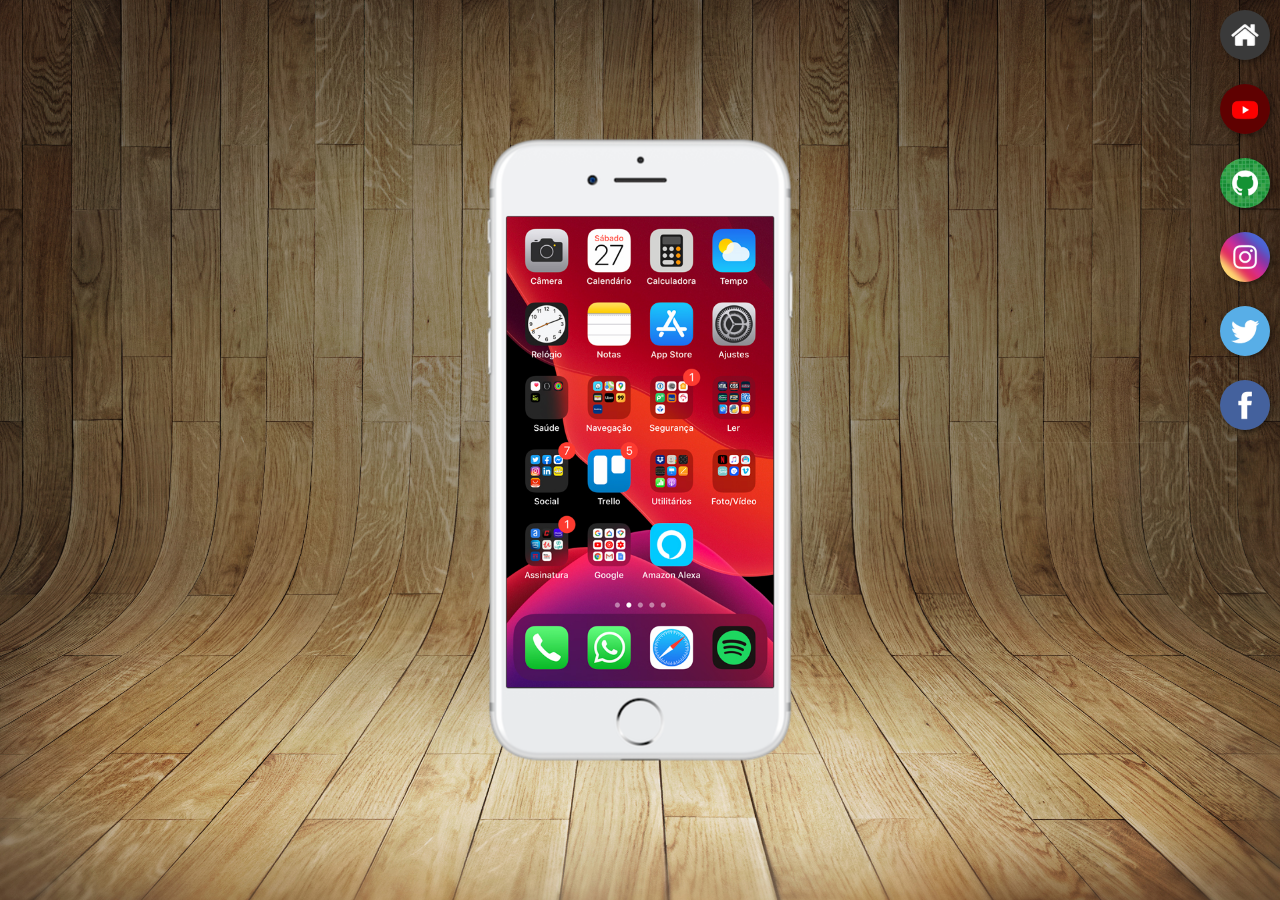
<file: index.html>
<!DOCTYPE html>
<html lang="pt-br">
<head>
    <meta charset="UTF-8">
    <meta name="viewport" content="width=device-width, initial-scale=1.0">
    <title>Projeto Redes Sociais</title>
    <link rel="stylesheet" href="estilos/style.css">
    <link rel="shortcut icon" href="favicon.ico" type="image/x-icon">
</head>
<body>
    <main>
        <section id="telefone">
            <iframe src="home.html" name="tela" id="tela" frameborder="0">
                Seu navegador não é compatível com isso.
            </iframe>

        </section>
        <section id="redes-sociais">
            <a href="home.html" target="tela"><img src="imagens/logo-home.jpg" alt="Home"></a><br>
            <a href="youtube.html" target="tela"><img src="imagens/logo-youtube.jpg" alt="Youtube"></a><br>
            <a href="github.html" target="tela"><img src="imagens/logo-github.jpg" alt="Github"></a><br>
            <a href="instagram.html" target="tela"><img src="imagens/logo-instagram.jpg" alt="Instagram"></a><br>
            <a href="twitter.html" target="tela"><img src="imagens/logo-twitter.jpg" alt="Twitter"></a><br>
            <a href="facebook.html" target="tela"><img src="imagens/logo-facebook.jpg" alt="Facebook"></a><br>
        </section>
    </main>
    
</body>
</html>
</file>
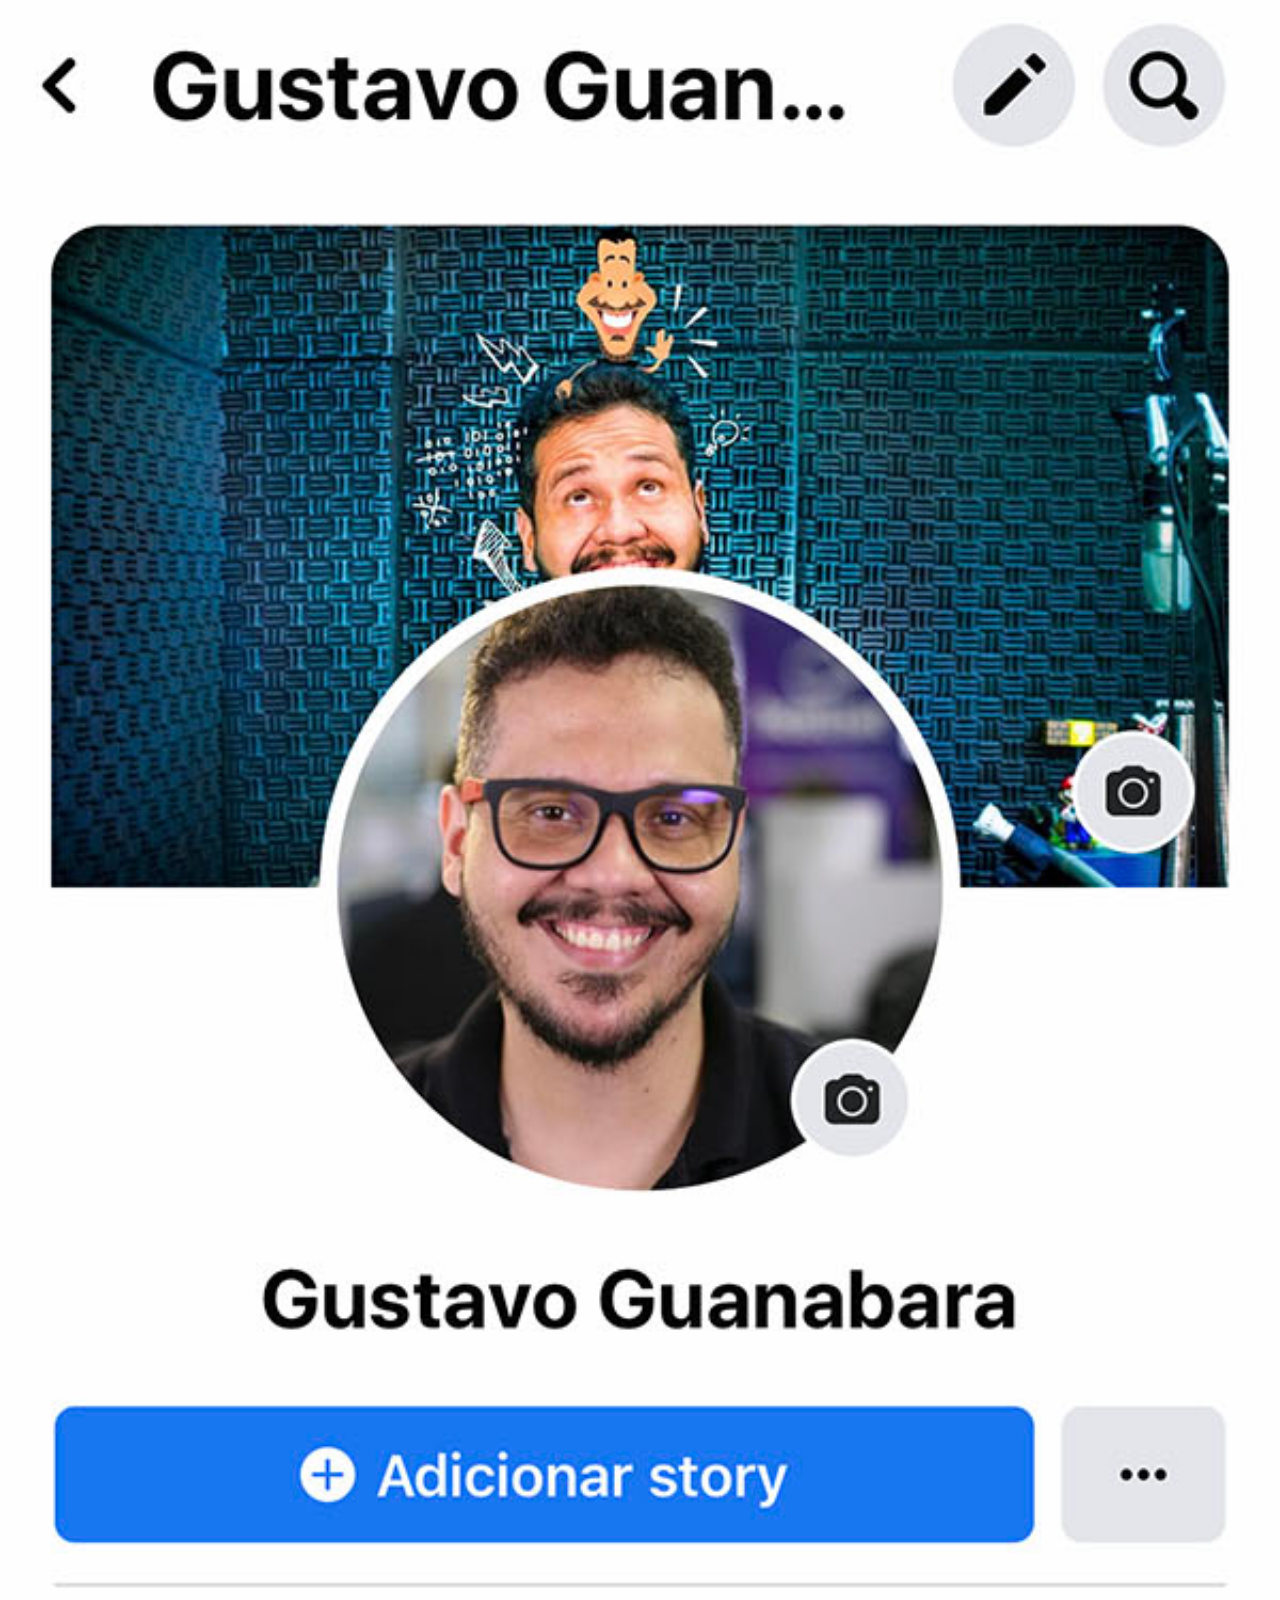
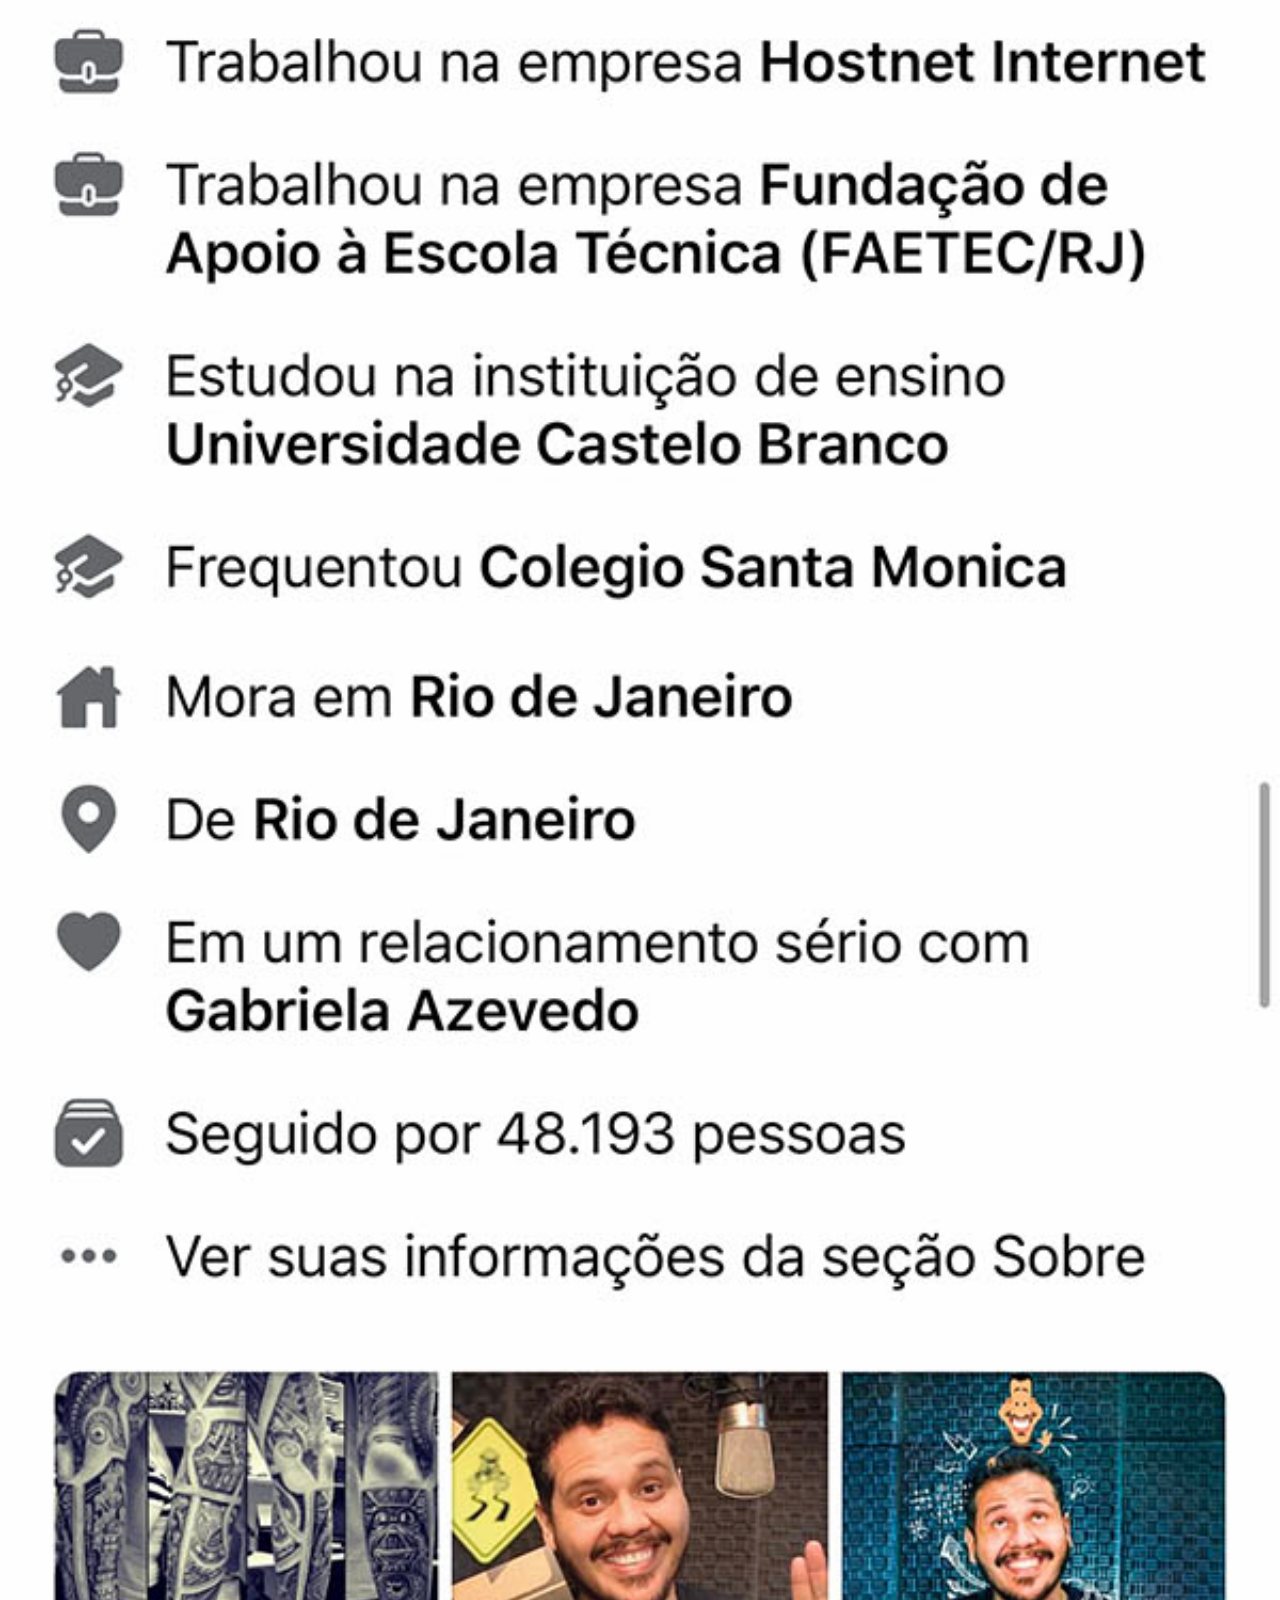
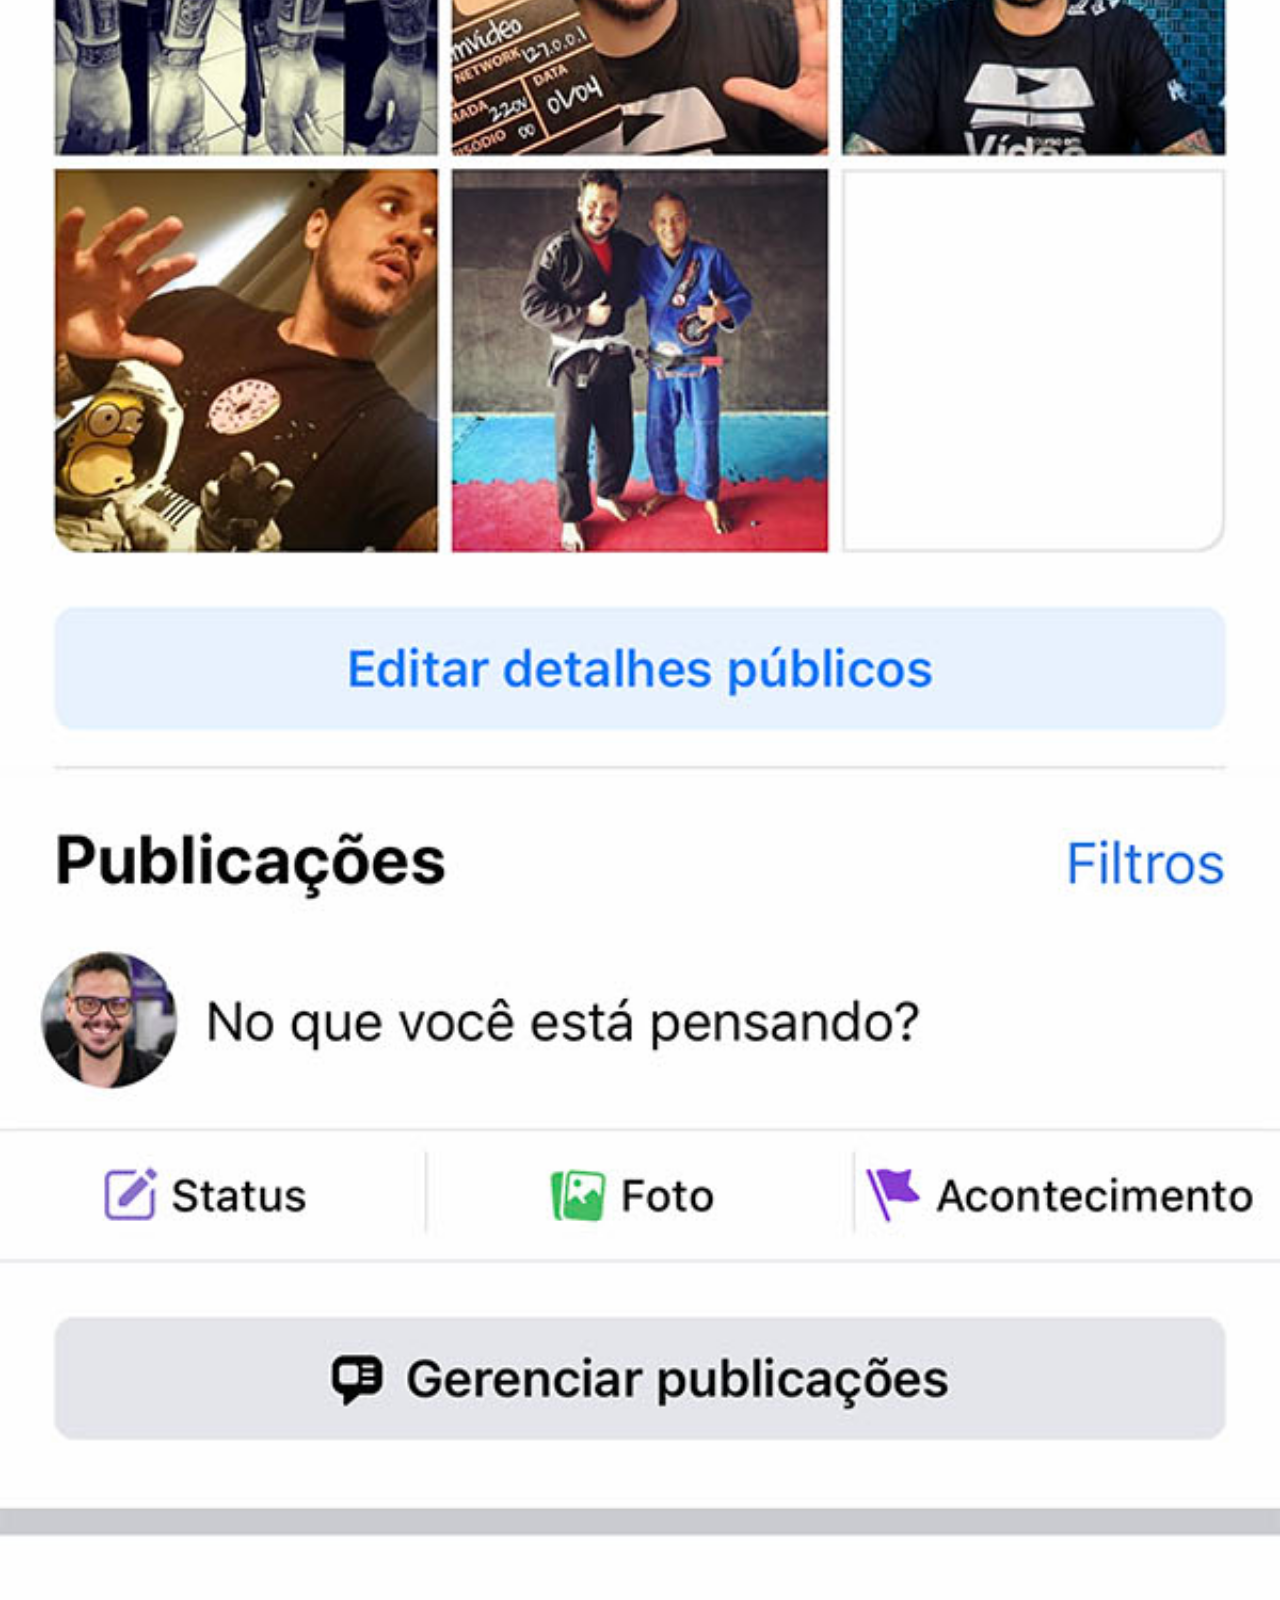
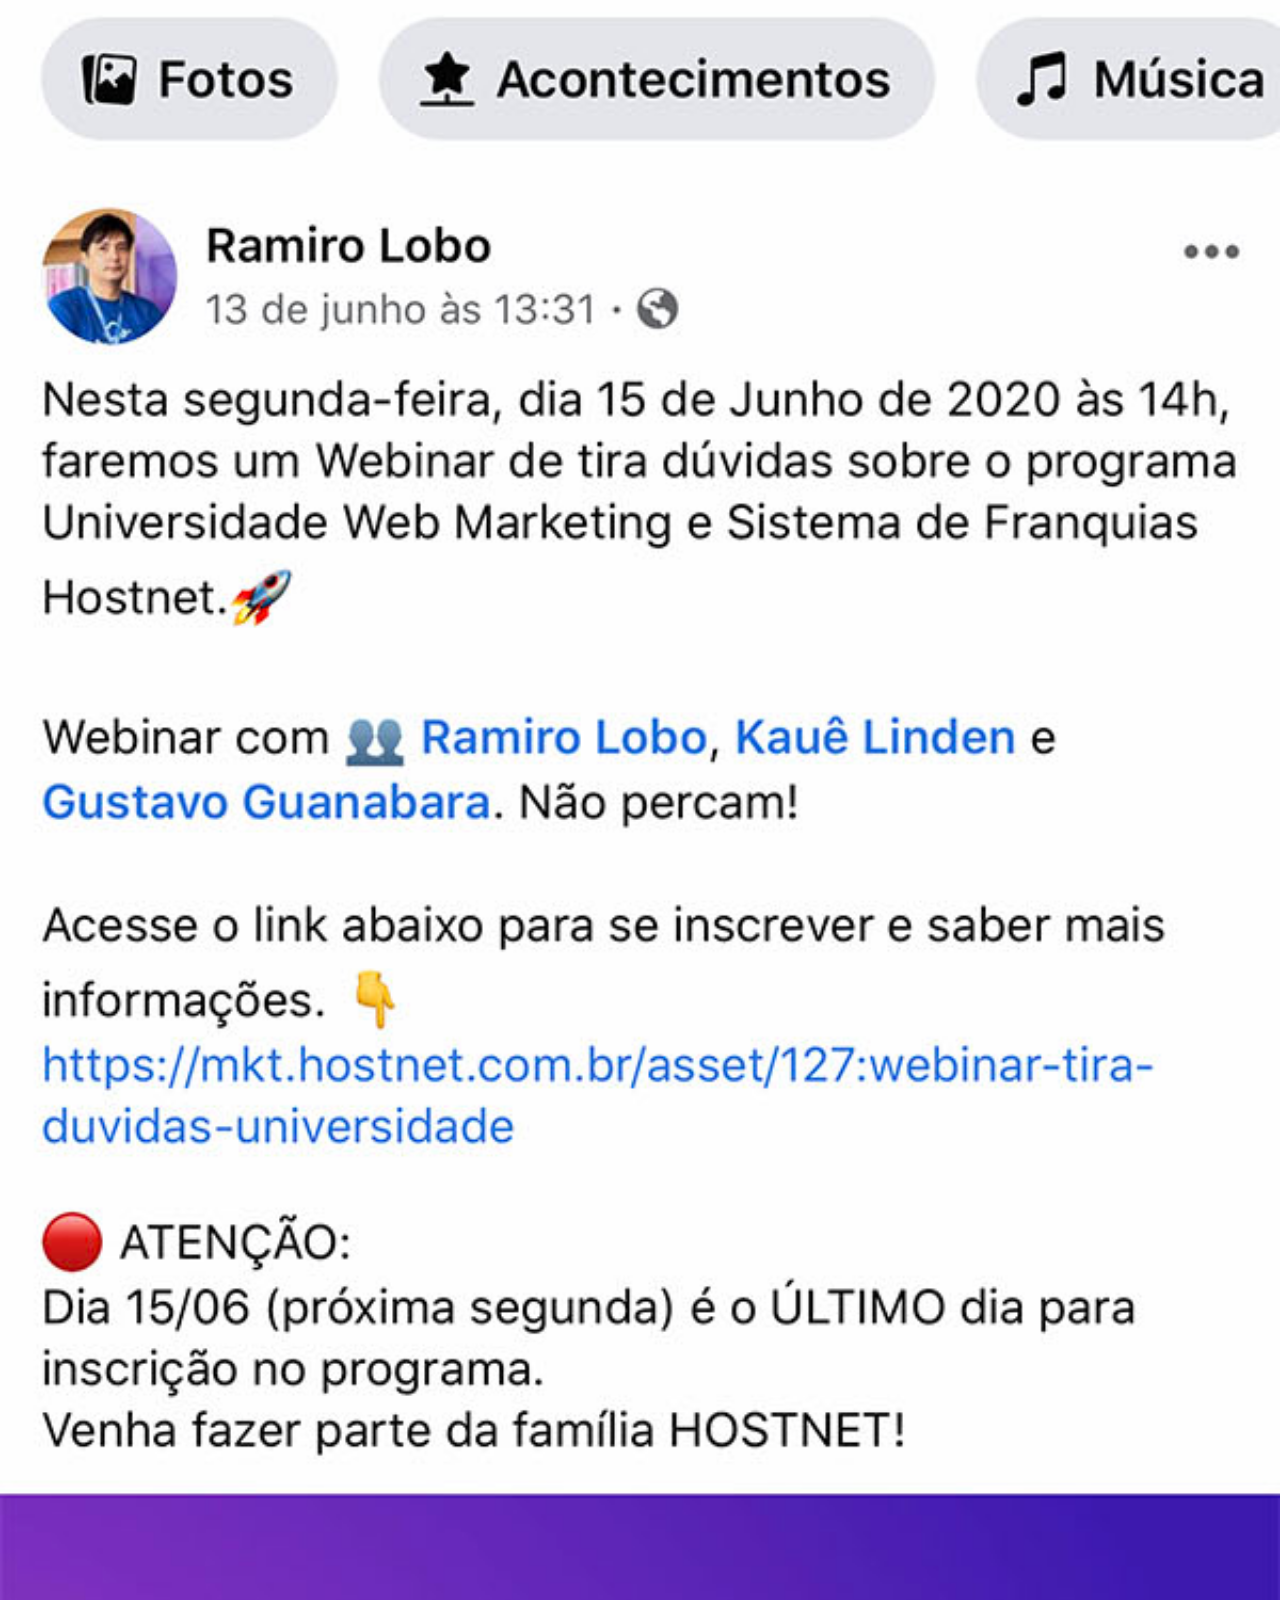
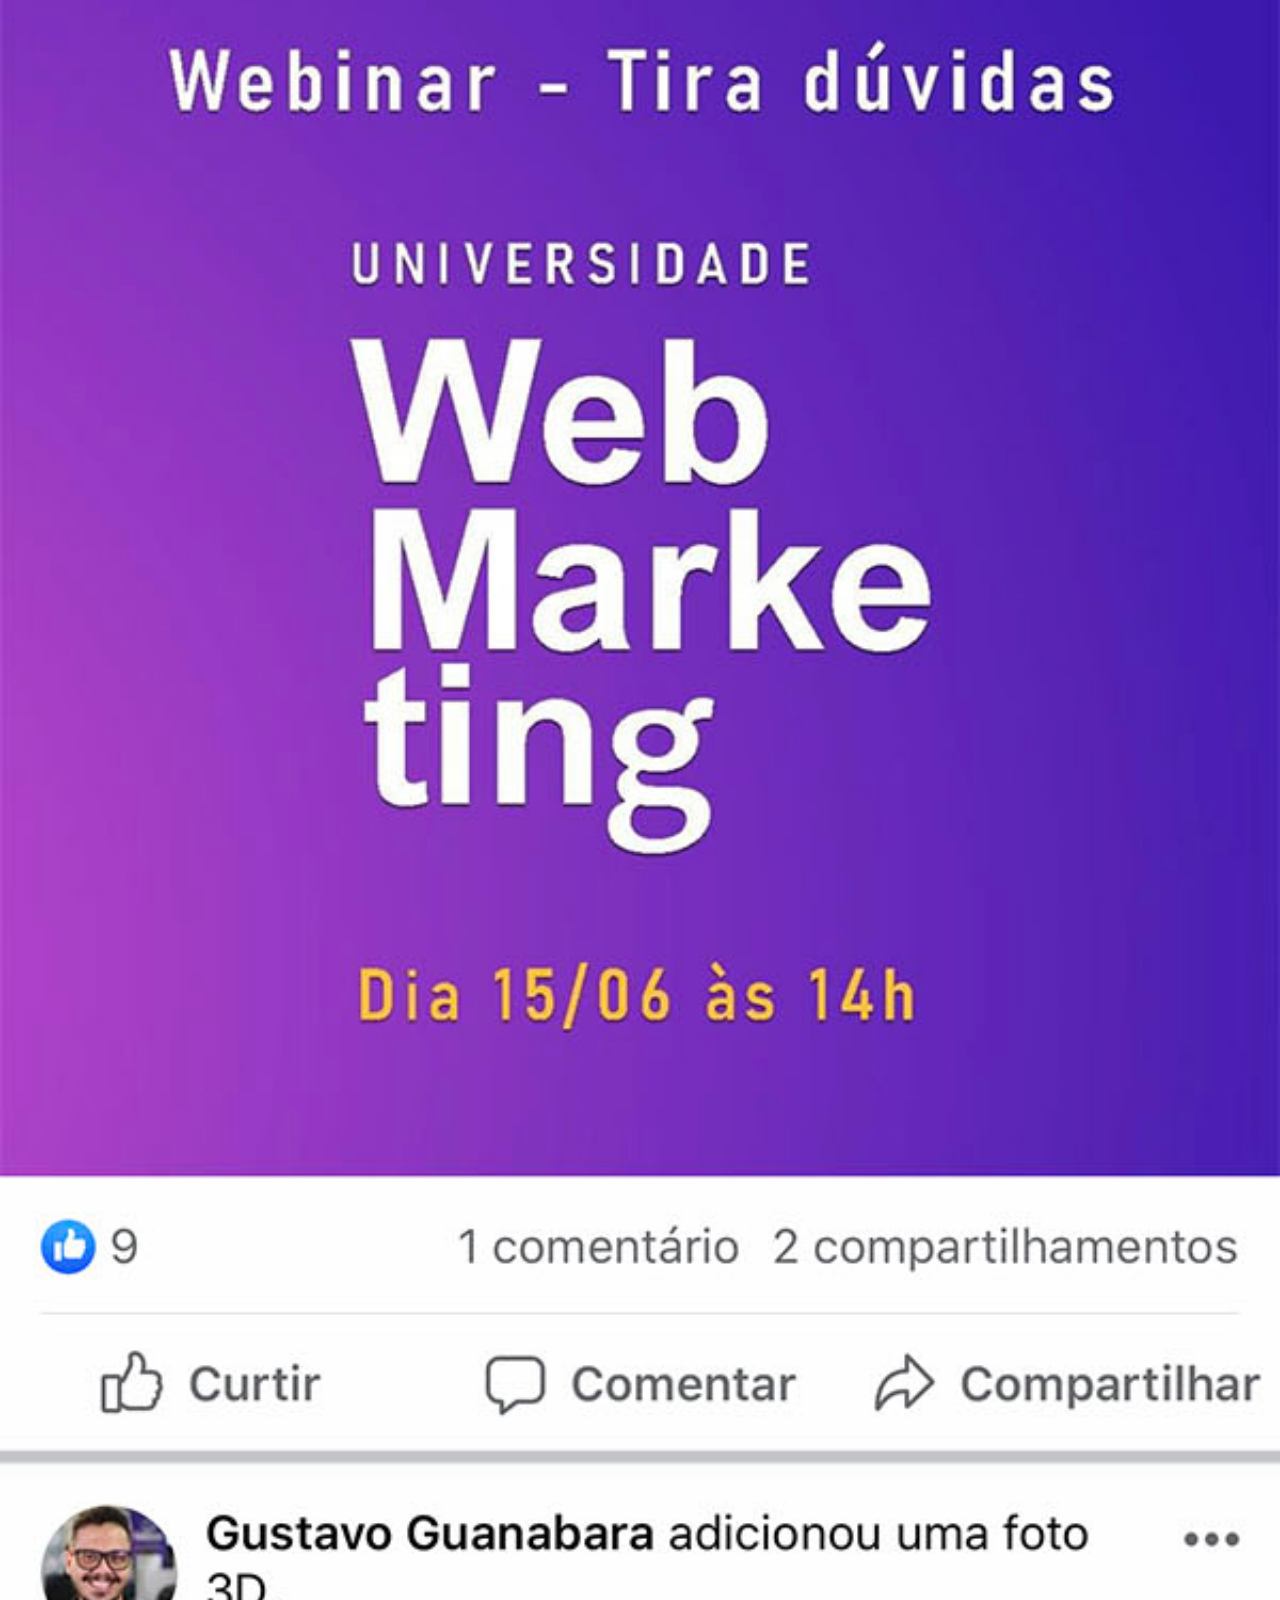
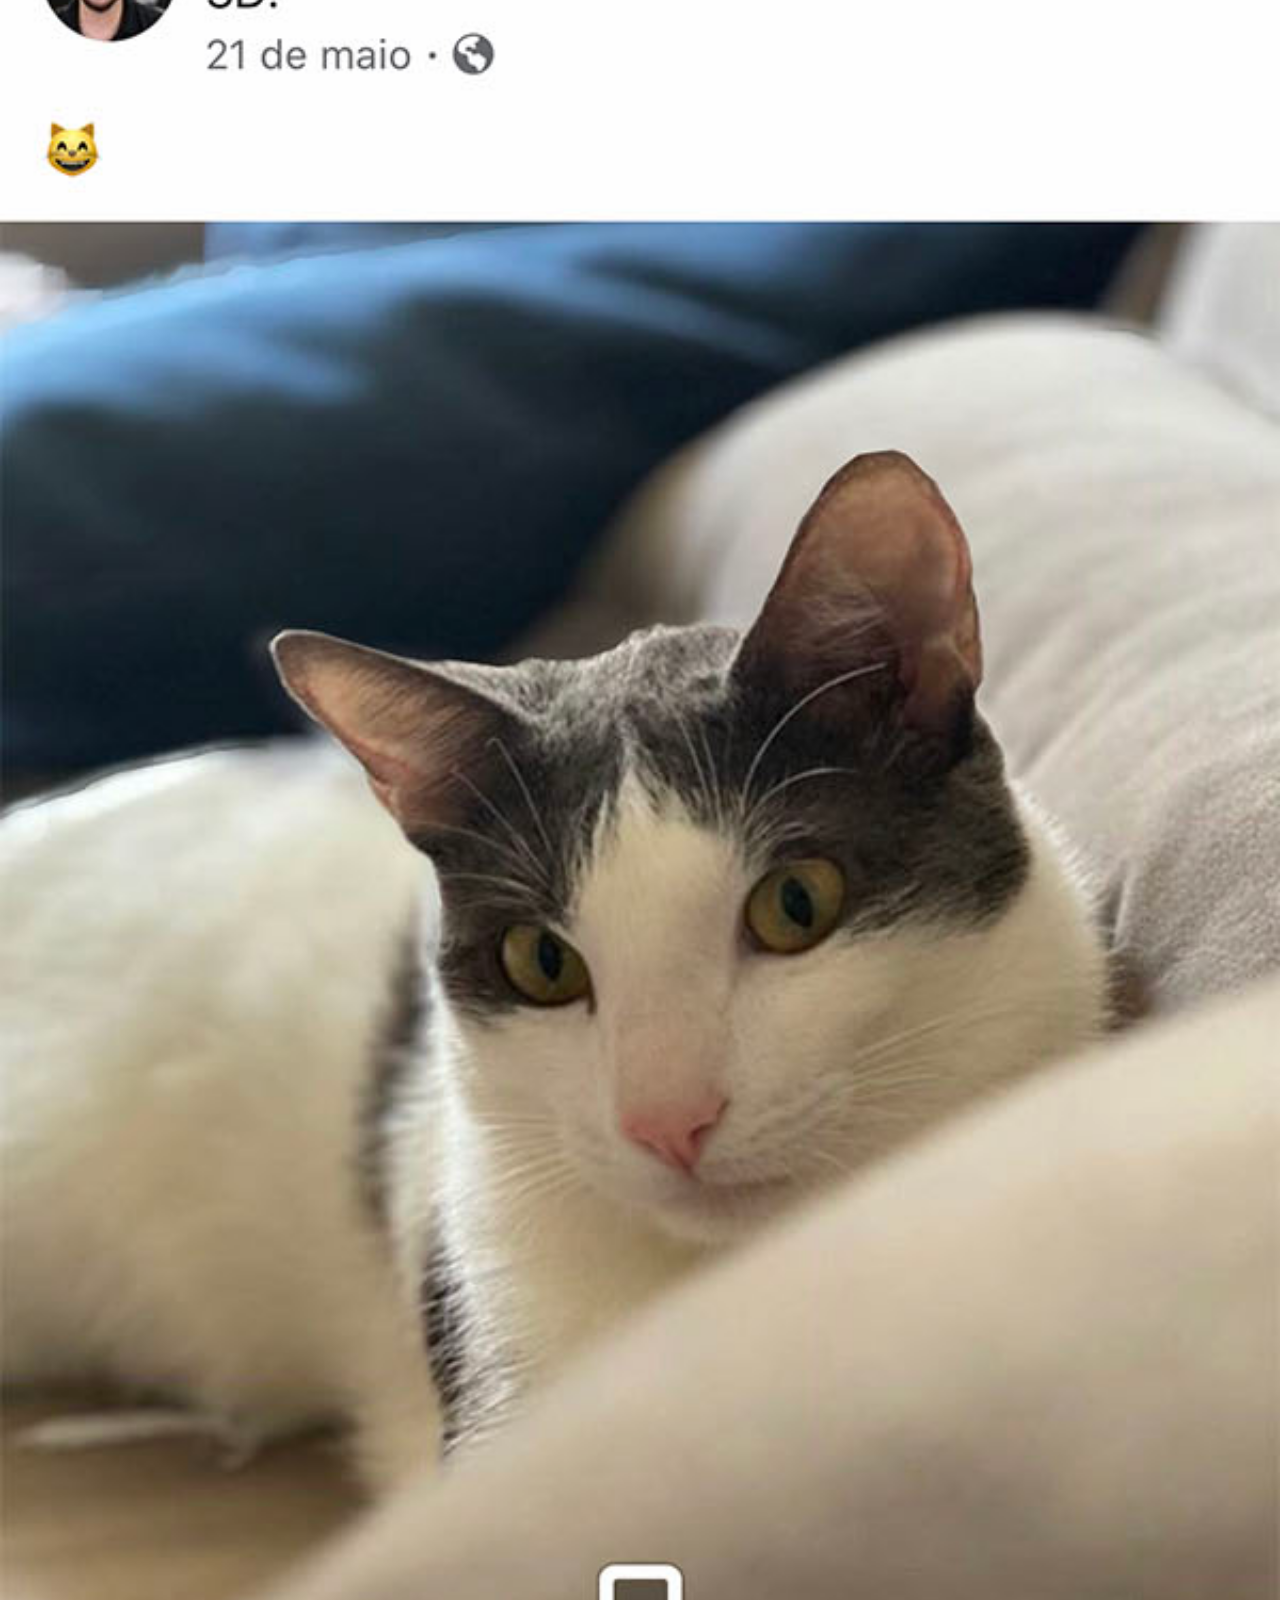
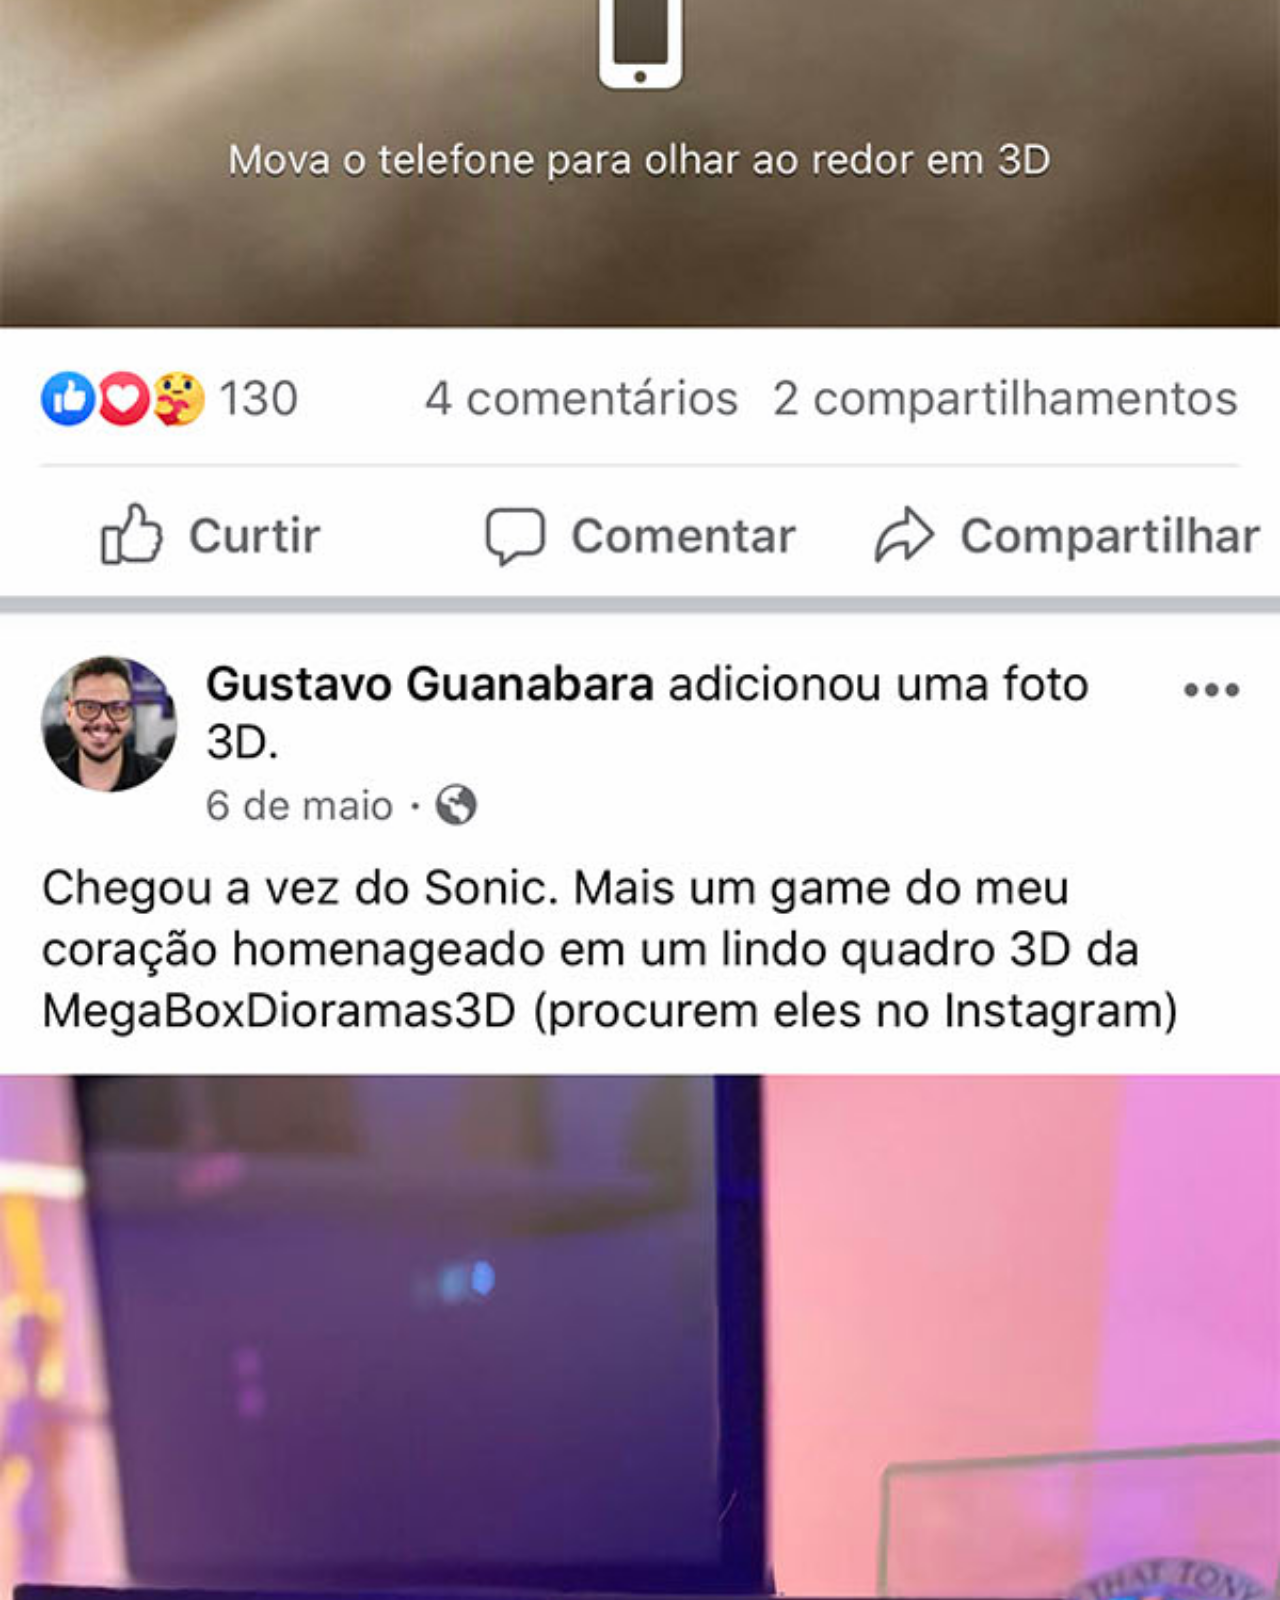
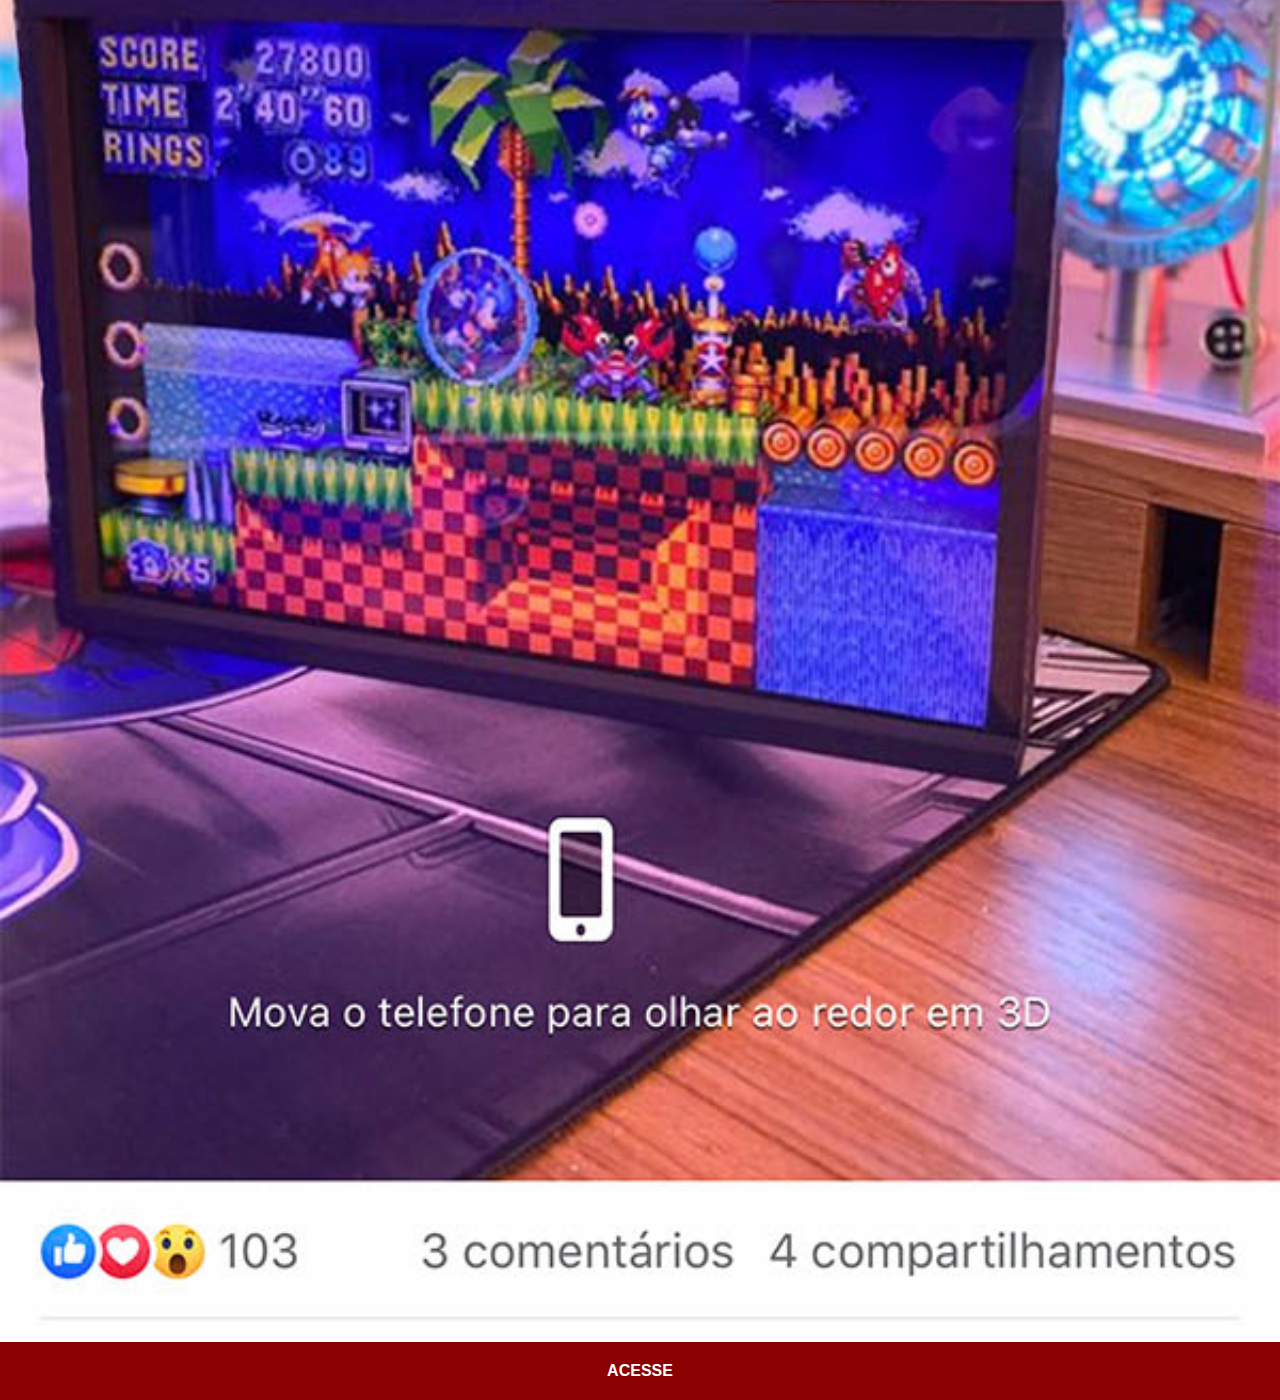
<file: facebook.html>
<!DOCTYPE html>
<html lang="pt-br">
<head>
    <meta charset="UTF-8">
    <meta name="viewport" content="width=device-width, initial-scale=1.0">
    <title>Facebook</title>
    <link rel="stylesheet" href="estilos/social.css">
</head>
<body>
    <img src="imagens/tela-facebook.jpg" alt="tela do facebook">
    <a href="https://www.facebook.com/gustavoguanabara/?locale=pt_BR" target="_blank">ACESSE</a>    
</body>
</html>
</file>
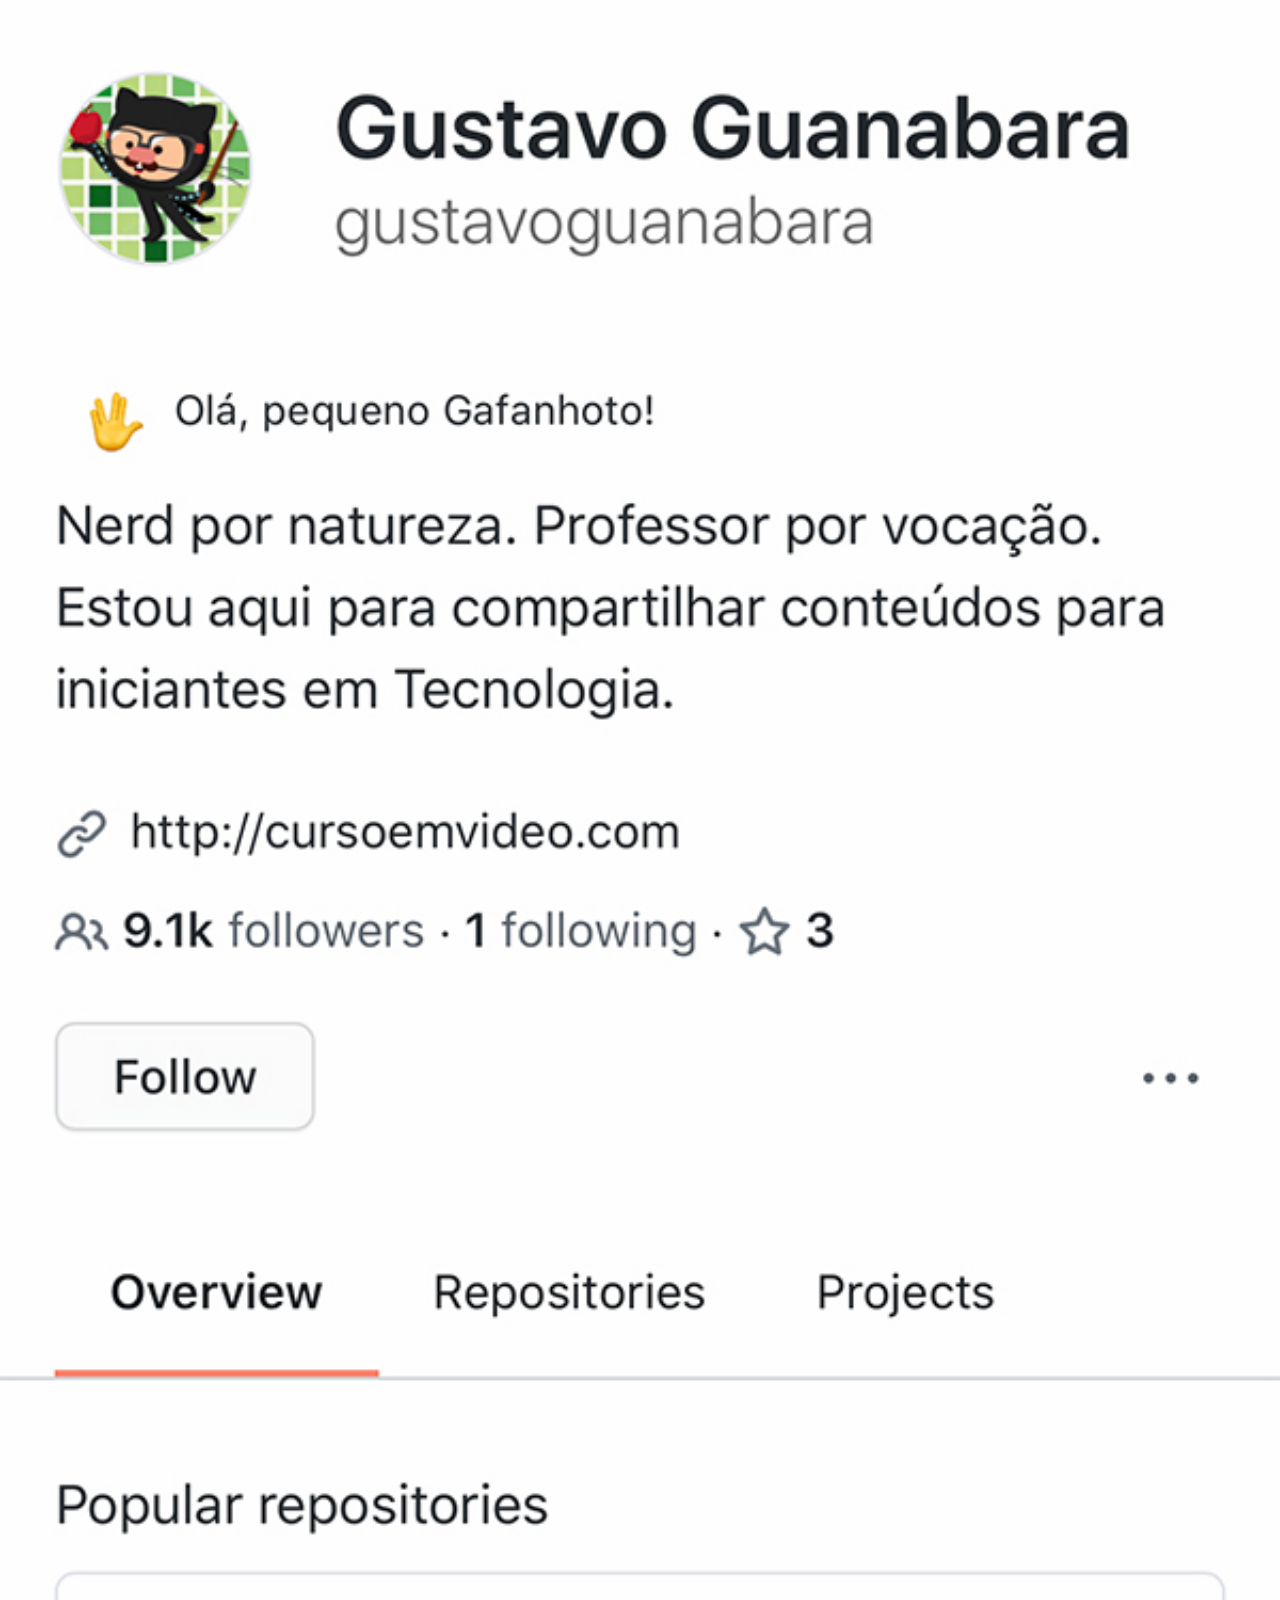
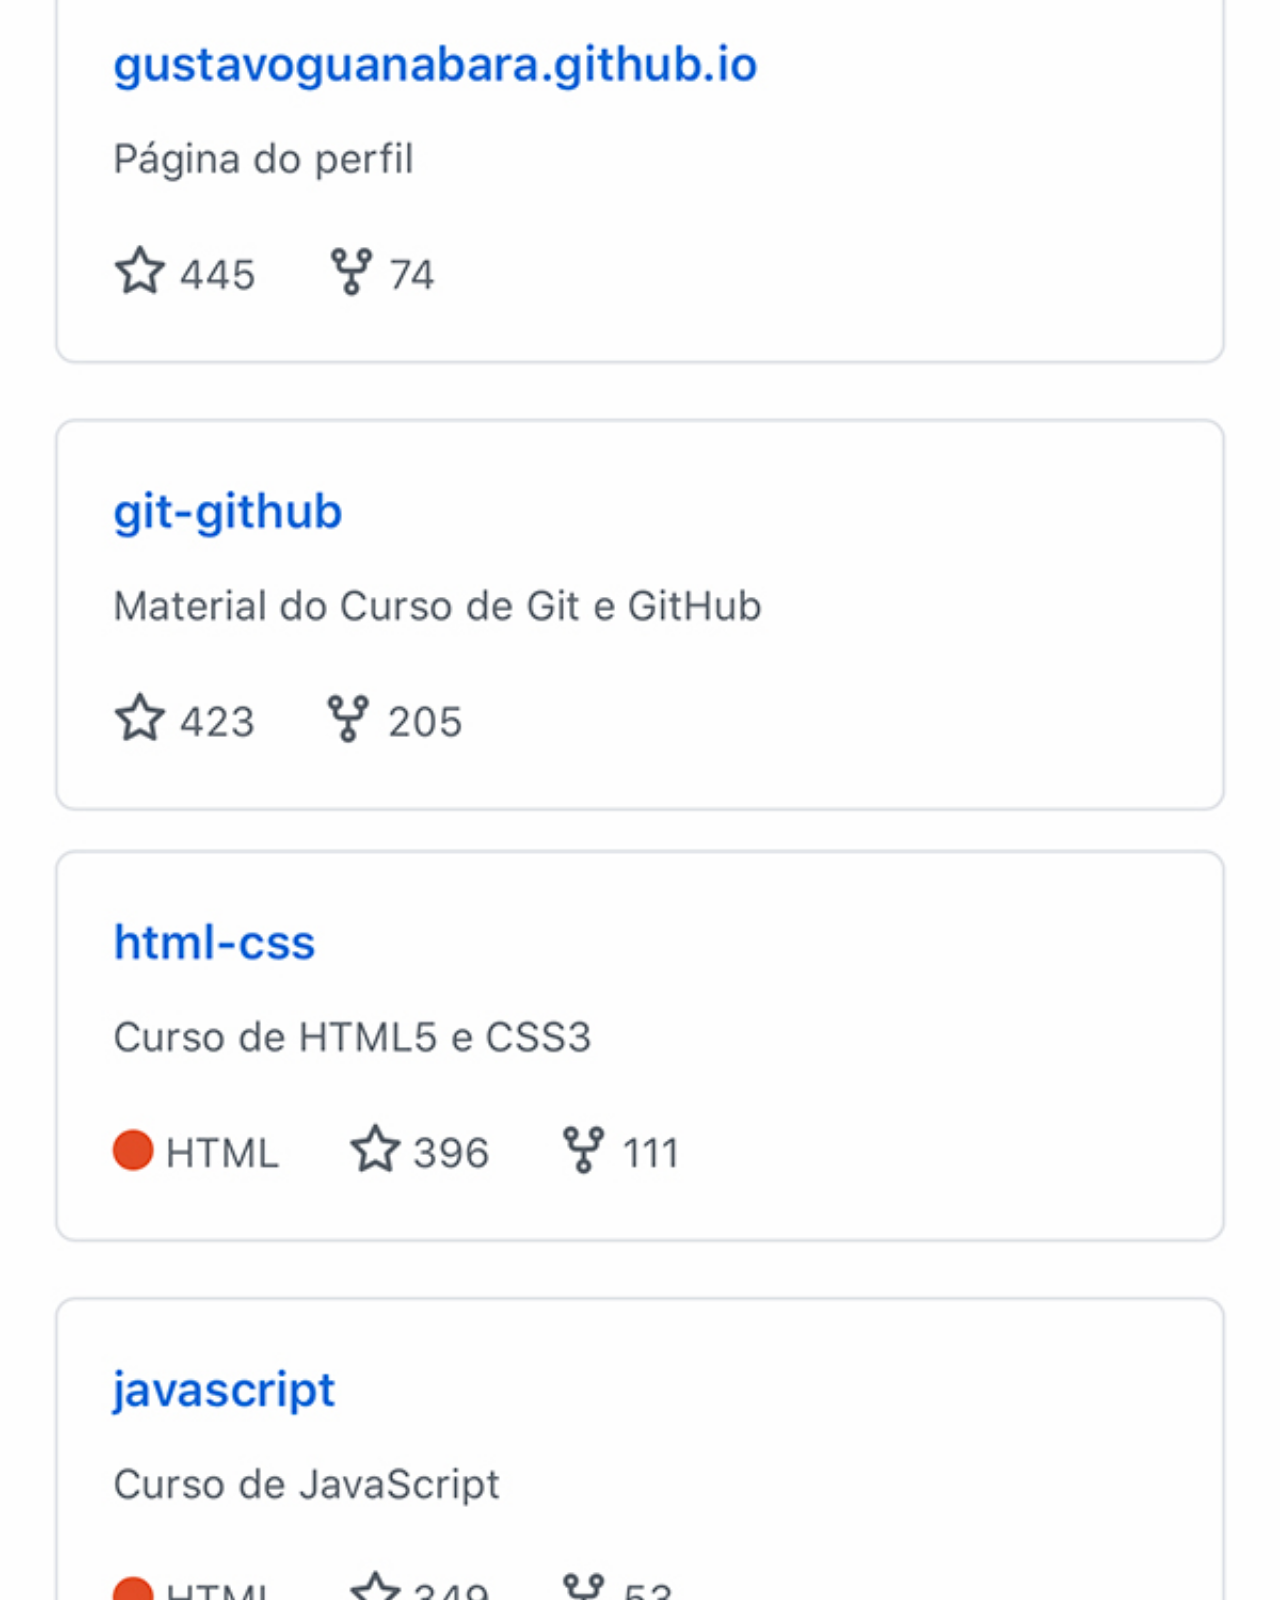
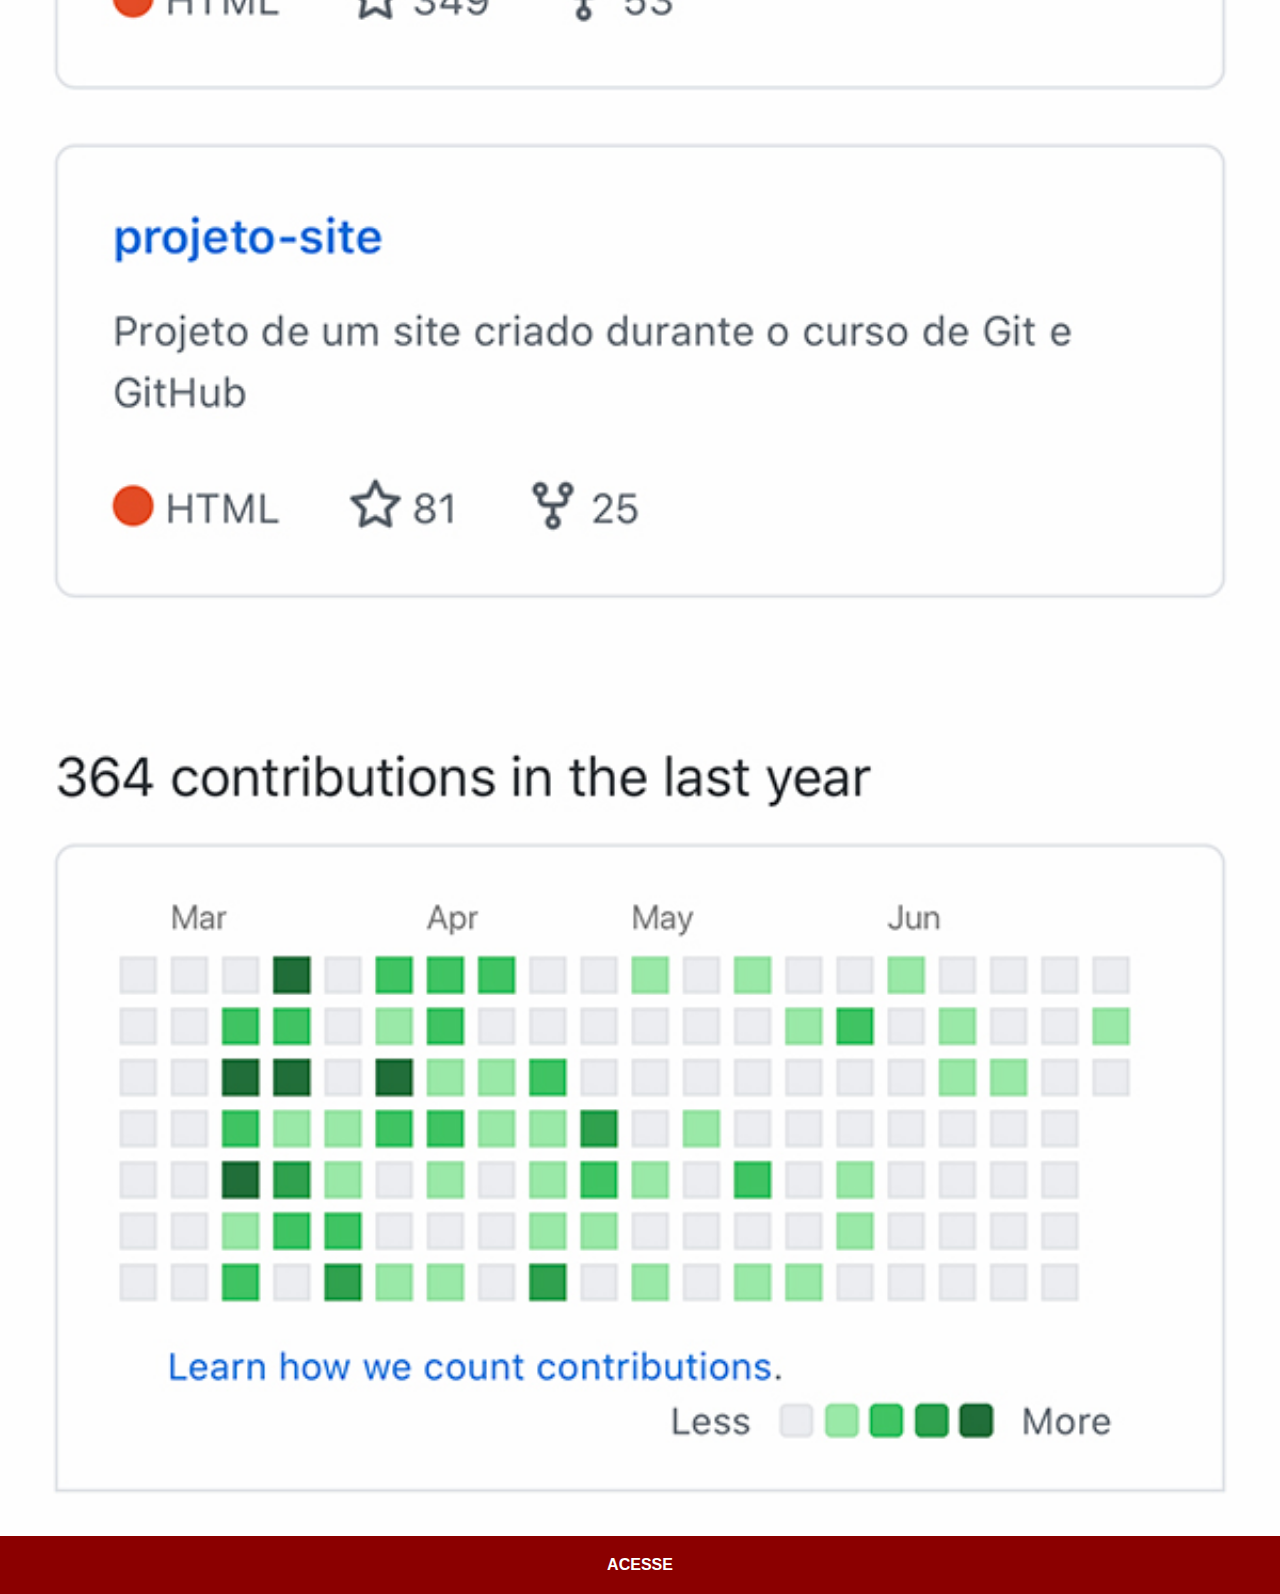
<file: github.html>
<!DOCTYPE html>
<html lang="pt-br">
<head>
    <meta charset="UTF-8">
    <meta name="viewport" content="width=device-width, initial-scale=1.0">
    <title>Document</title>
    <link rel="stylesheet" href="estilos/social.css">
</head>
<body>
    <img src="imagens/tela-github.jpg" alt="tela github">
    <a href="https://github.com/gustavoguanabara" target="_blank">ACESSE</a>    
</body>
</html>
</file>
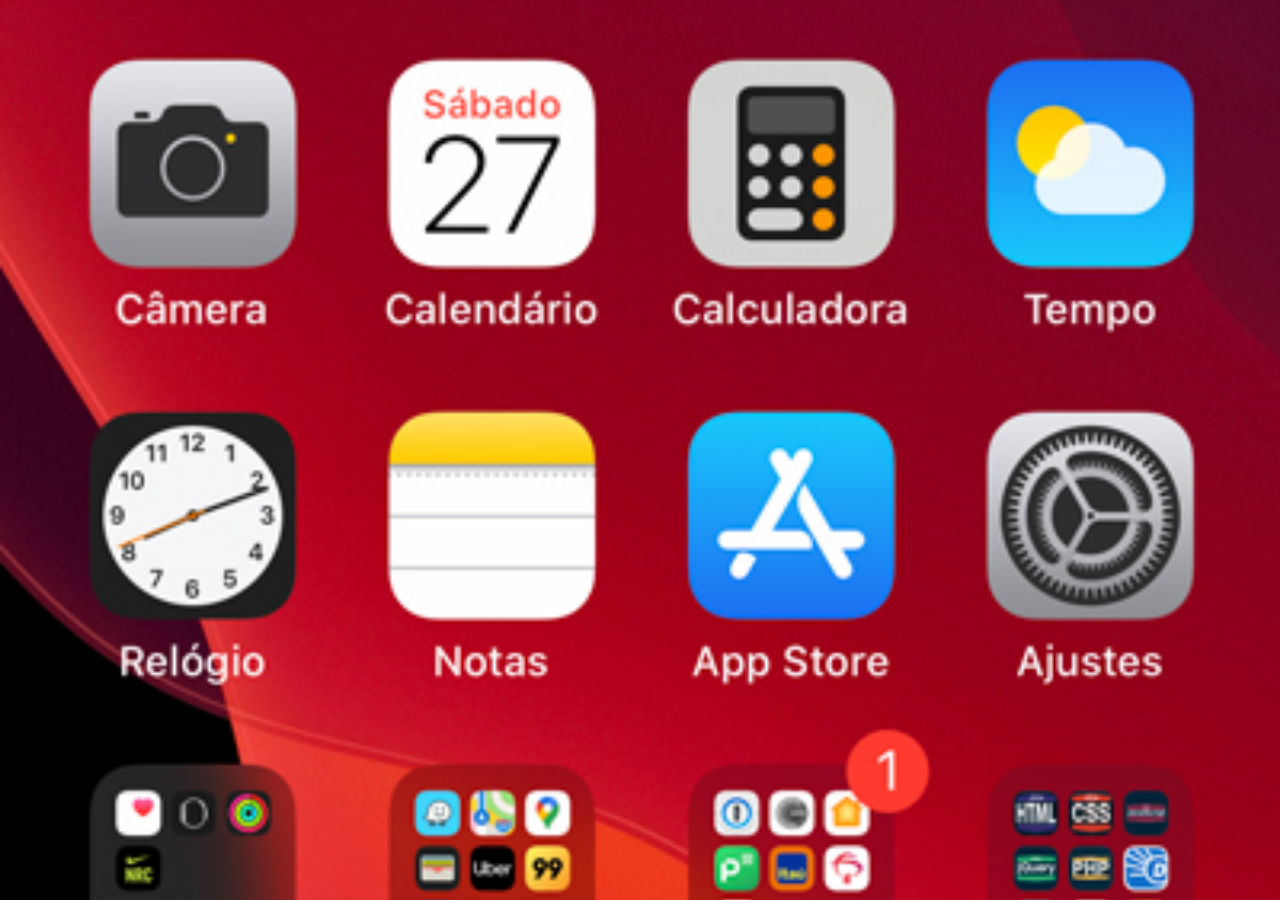
<file: home.html>
<!DOCTYPE html>
<html lang="pt-br">
<head>
    <meta charset="UTF-8">
    <meta name="viewport" content="width=device-width, initial-scale=1.0">
    <title>Home</title>
</head>
<style>
    *{
        margin: 0px;
        padding: 0px;
    }

    body {
        width: 100vw;
        height: 100vh;
        background: black url('imagens/tela-home.jpg')no-repeat top center;
        background-size: cover;

    }


</style>
<body>
    
</body>
</html>
</file>
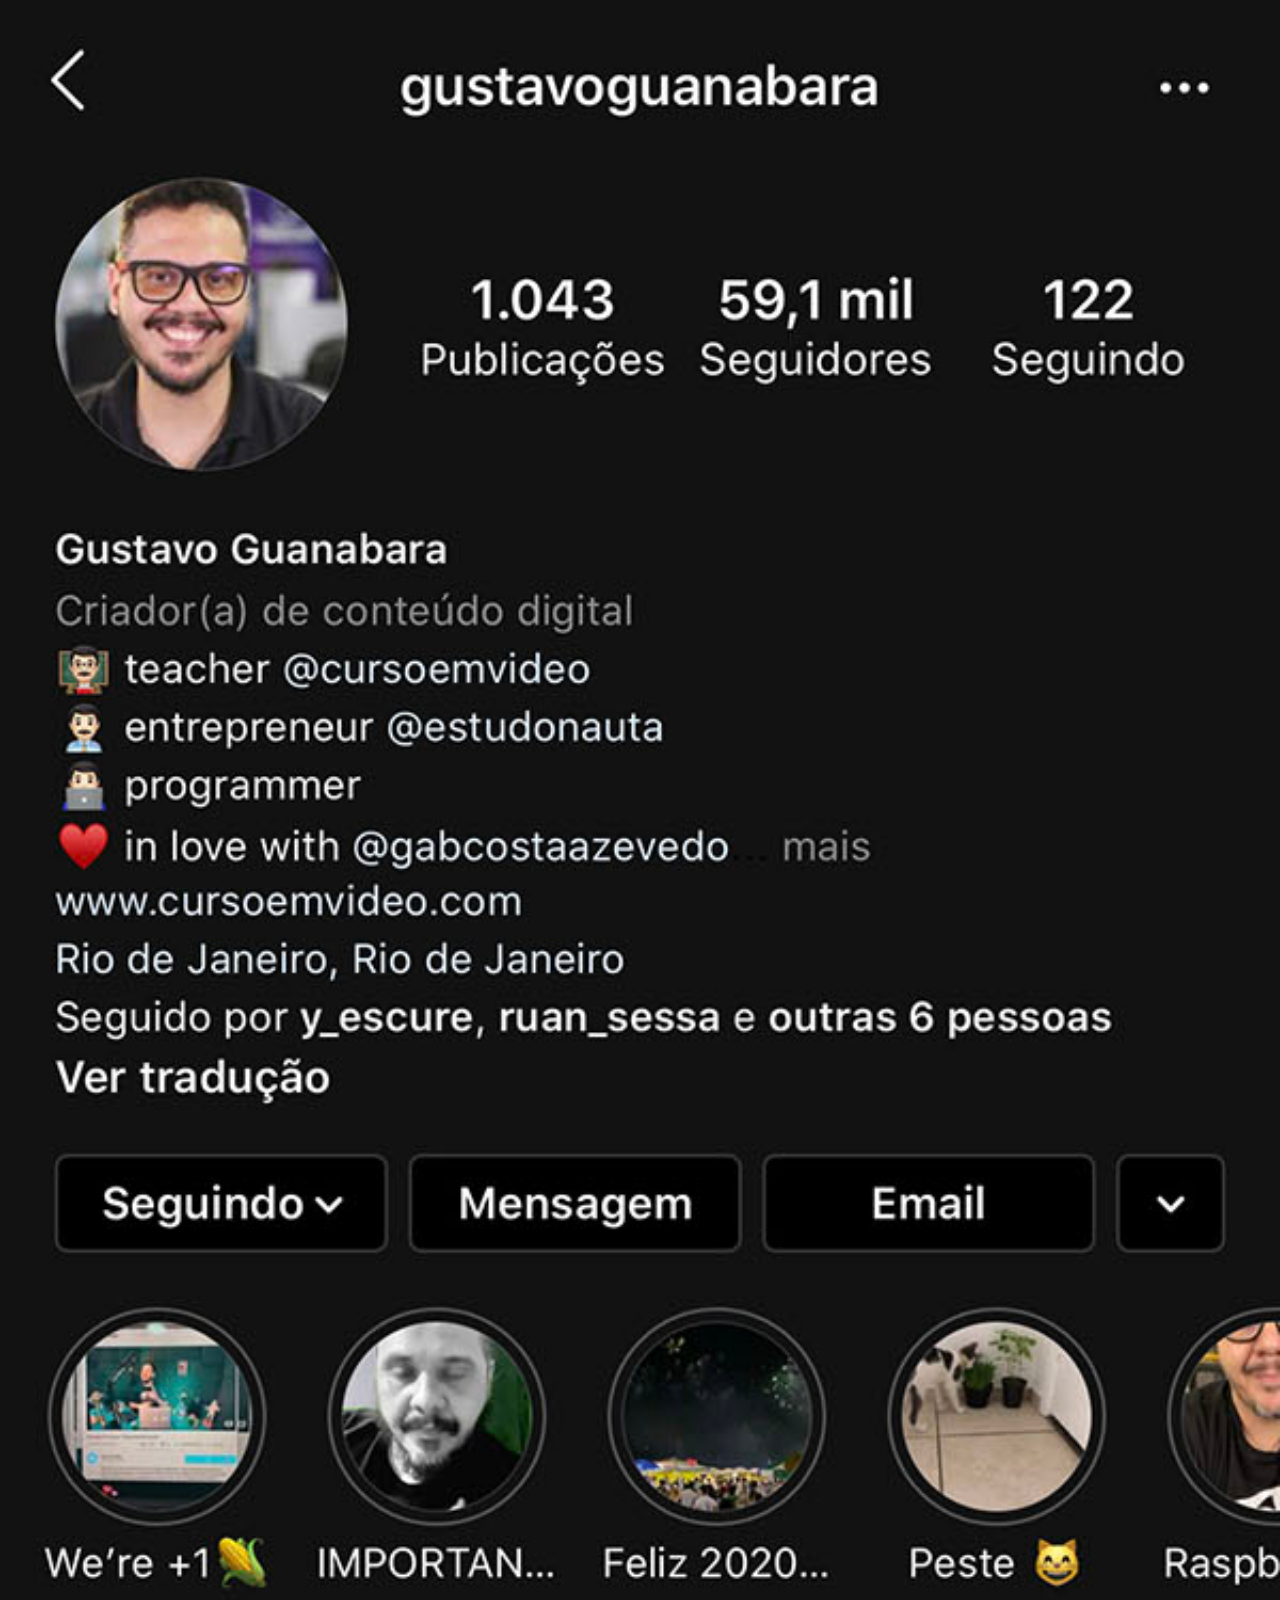
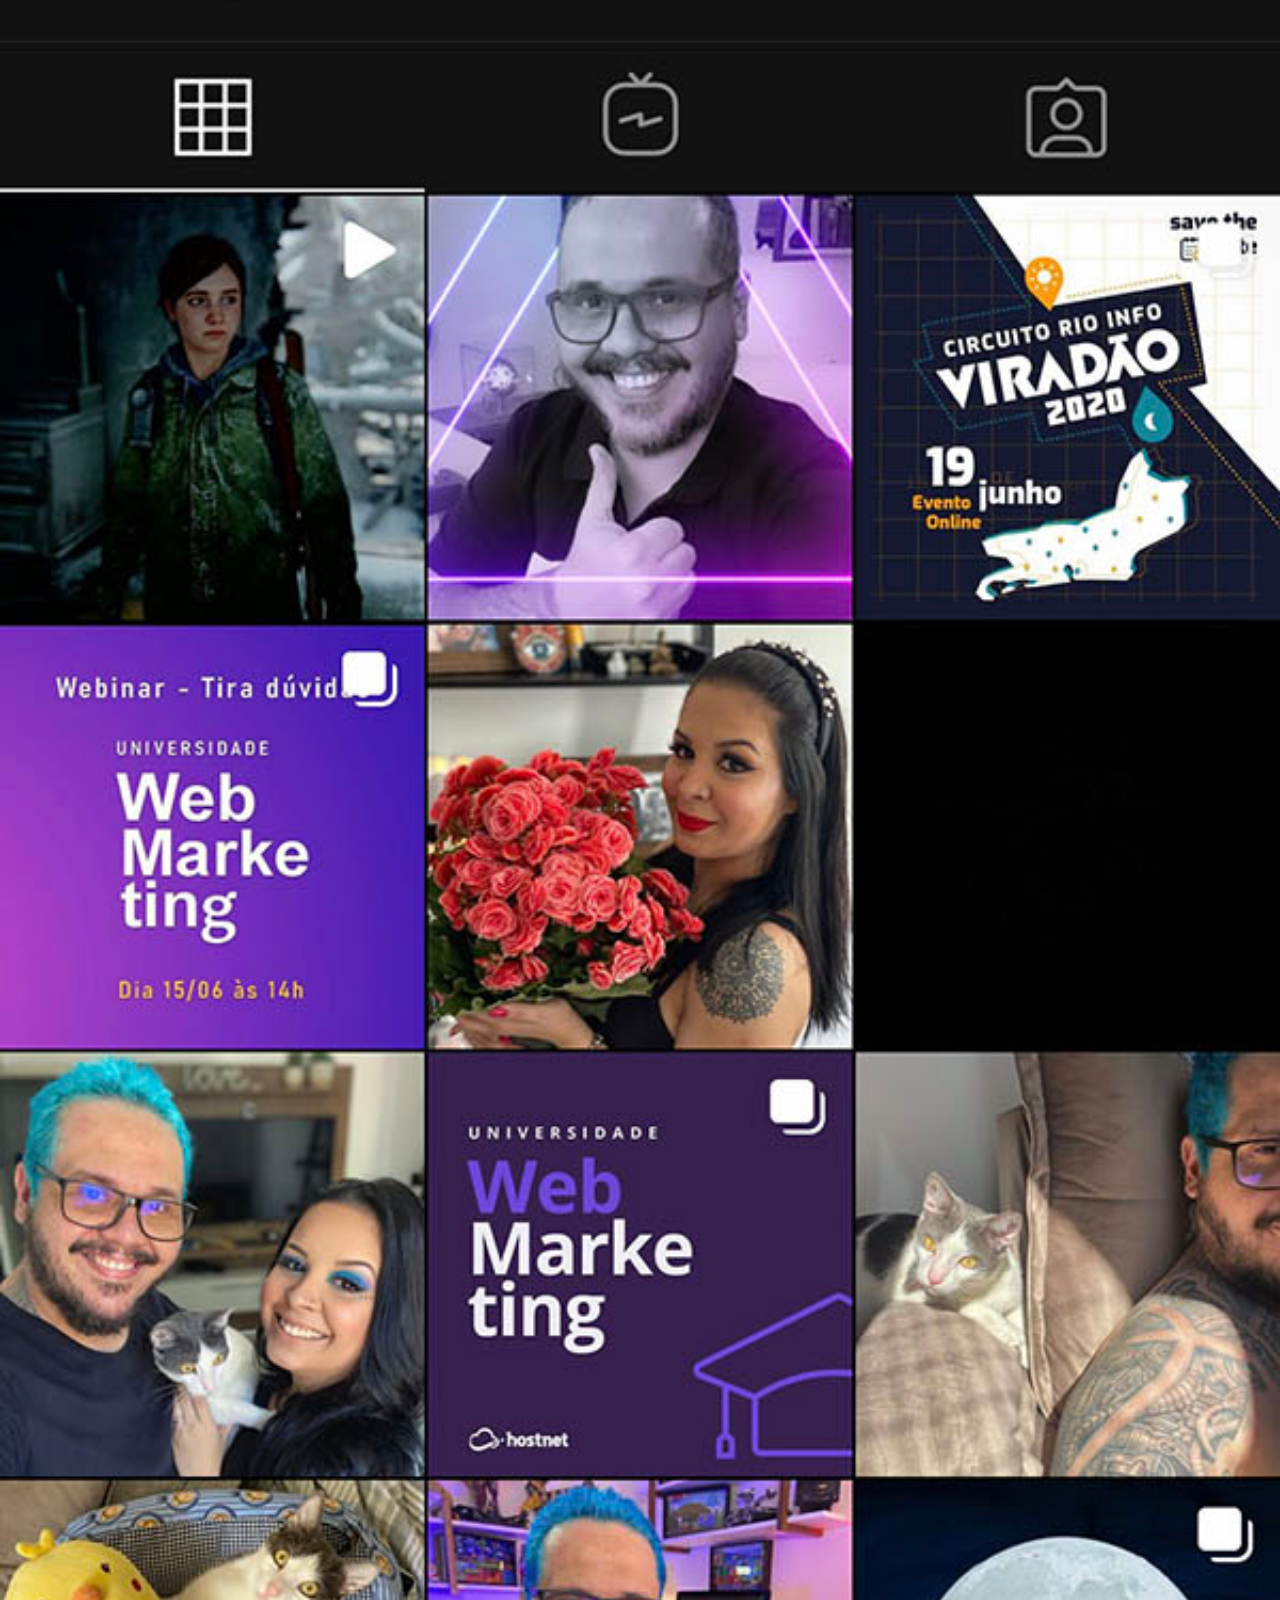
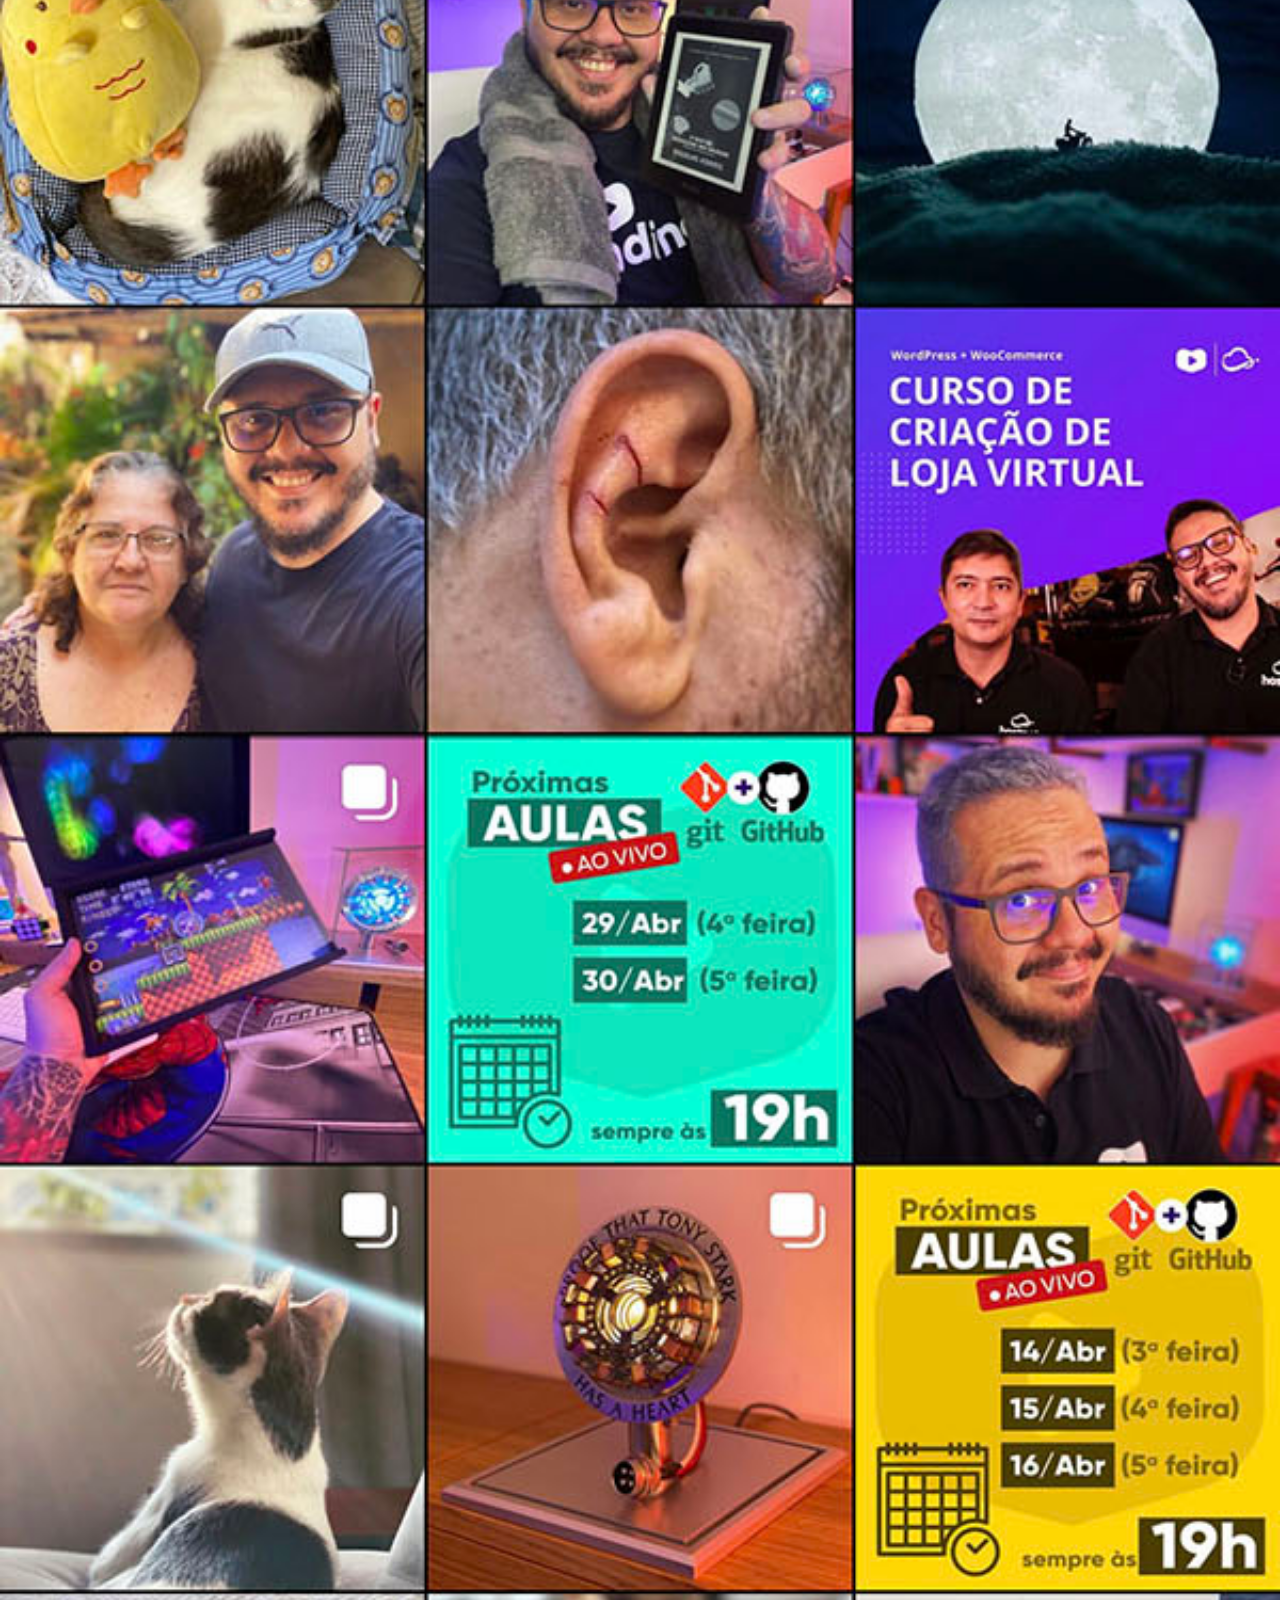
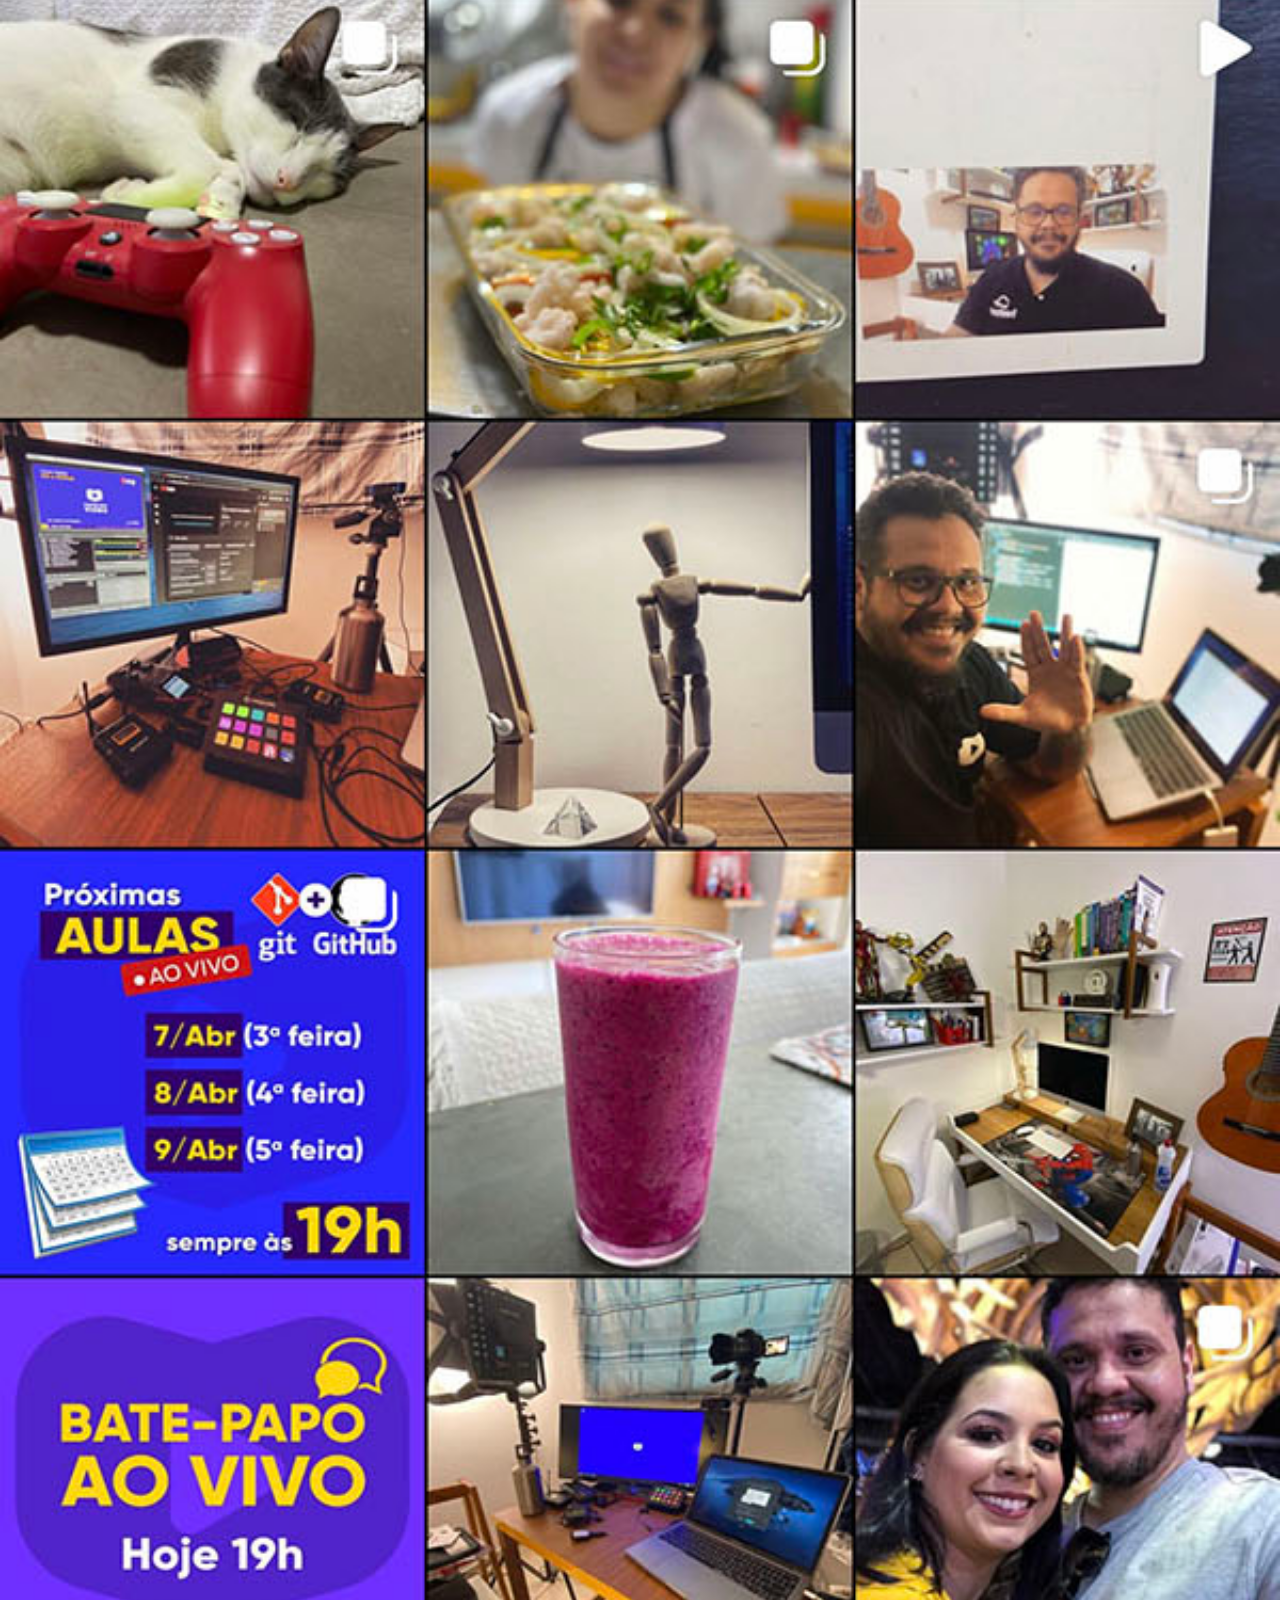
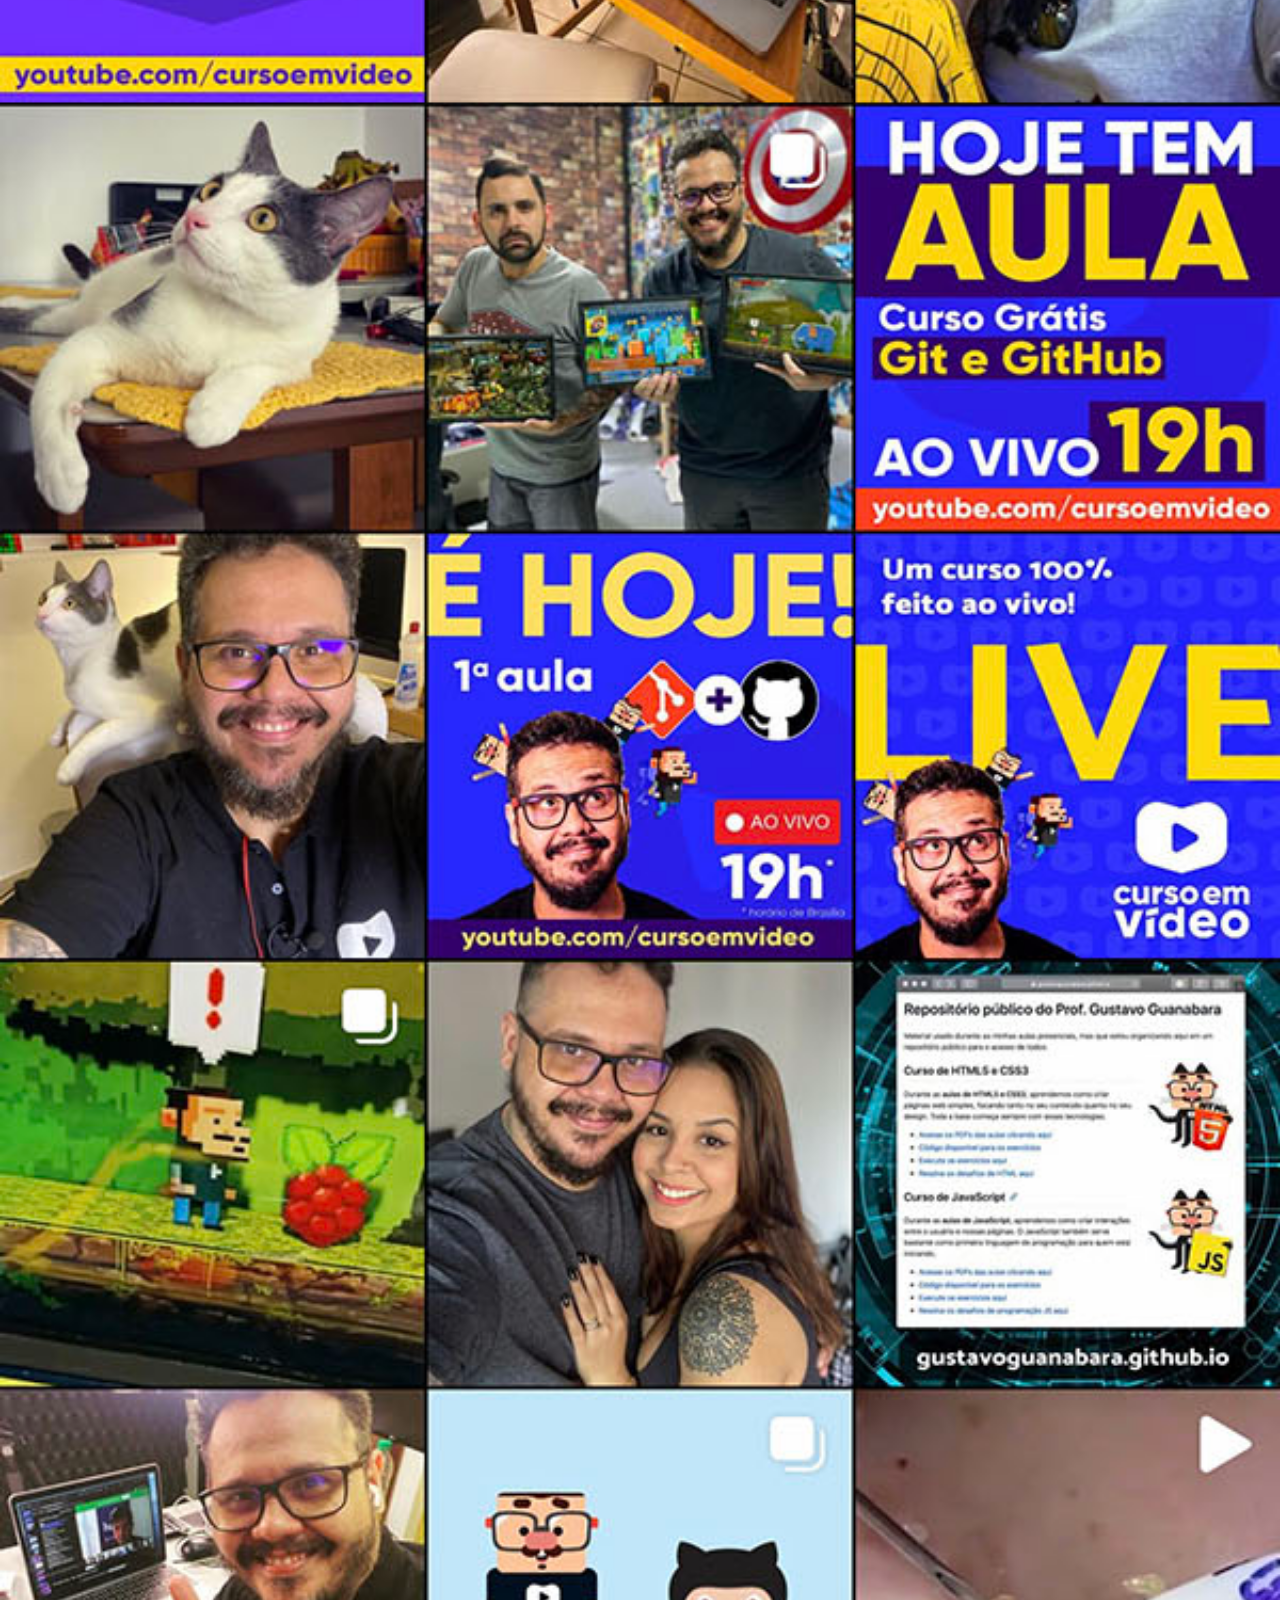
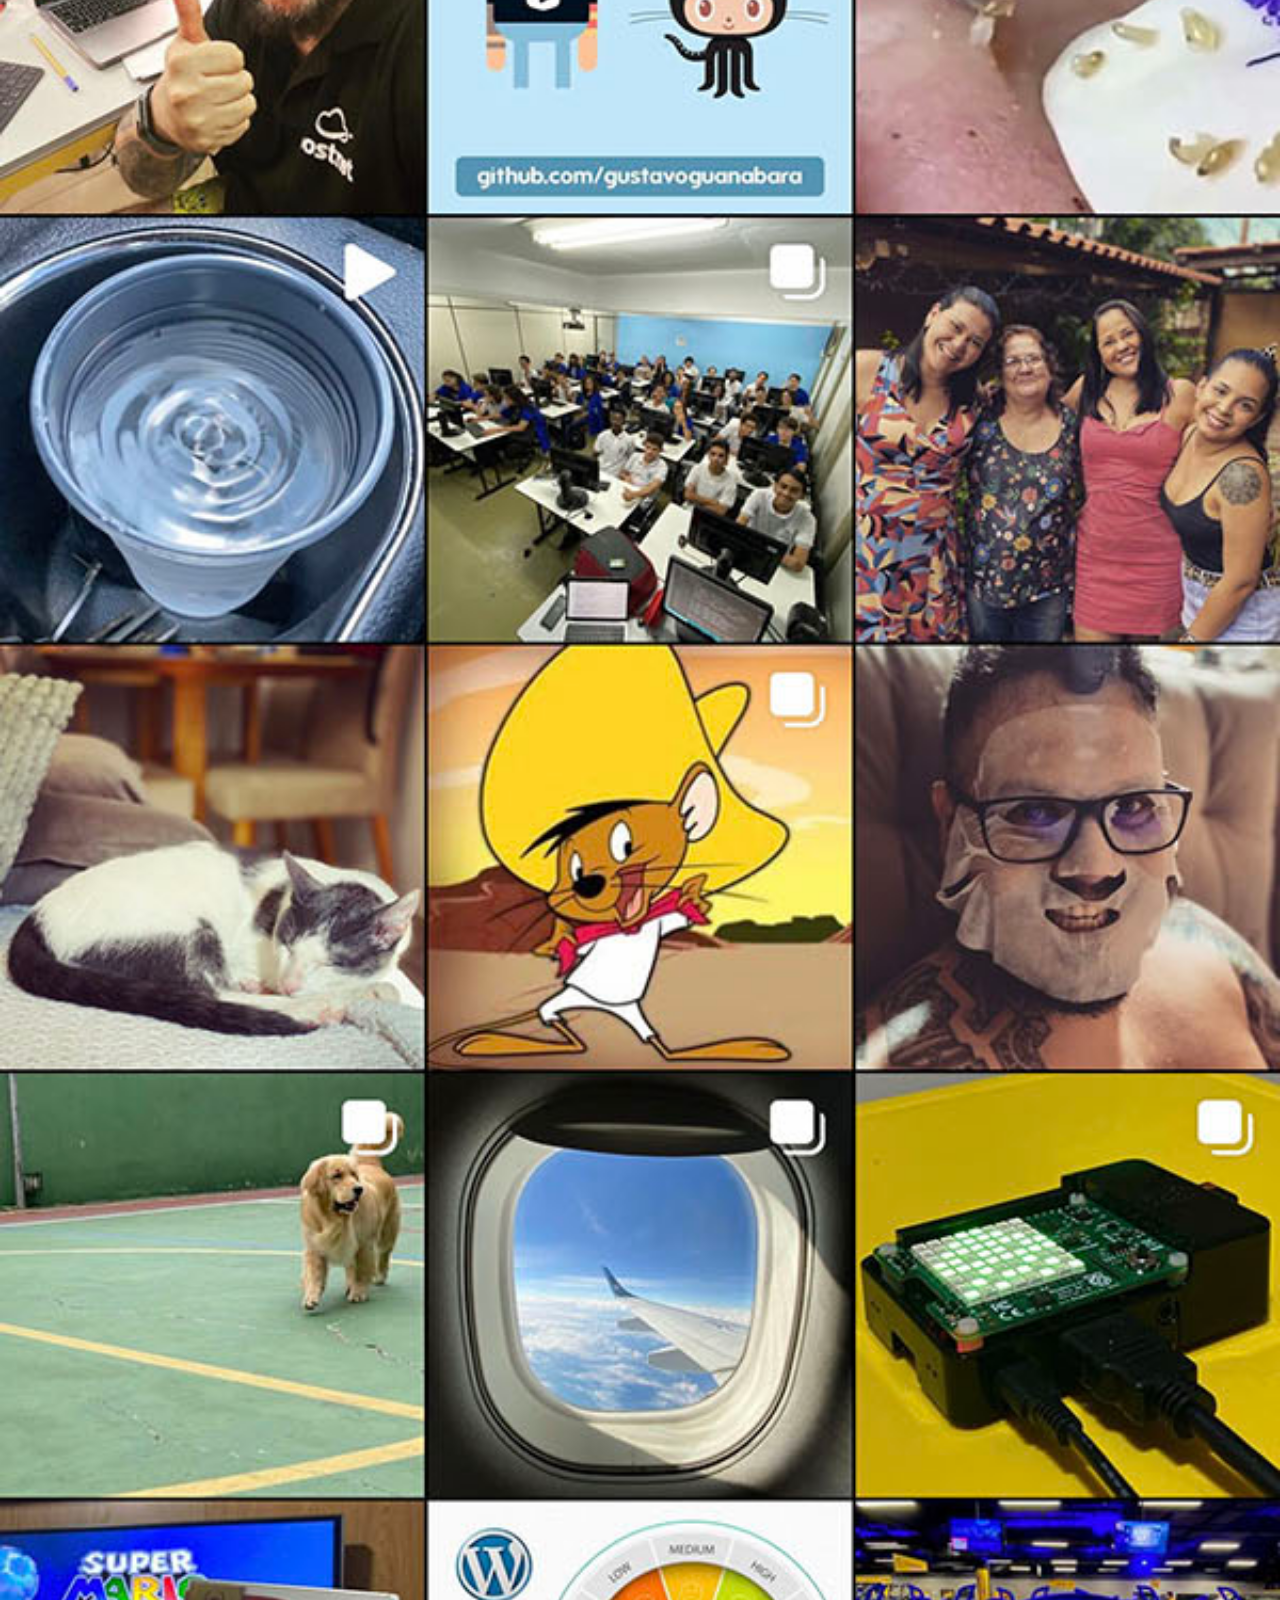
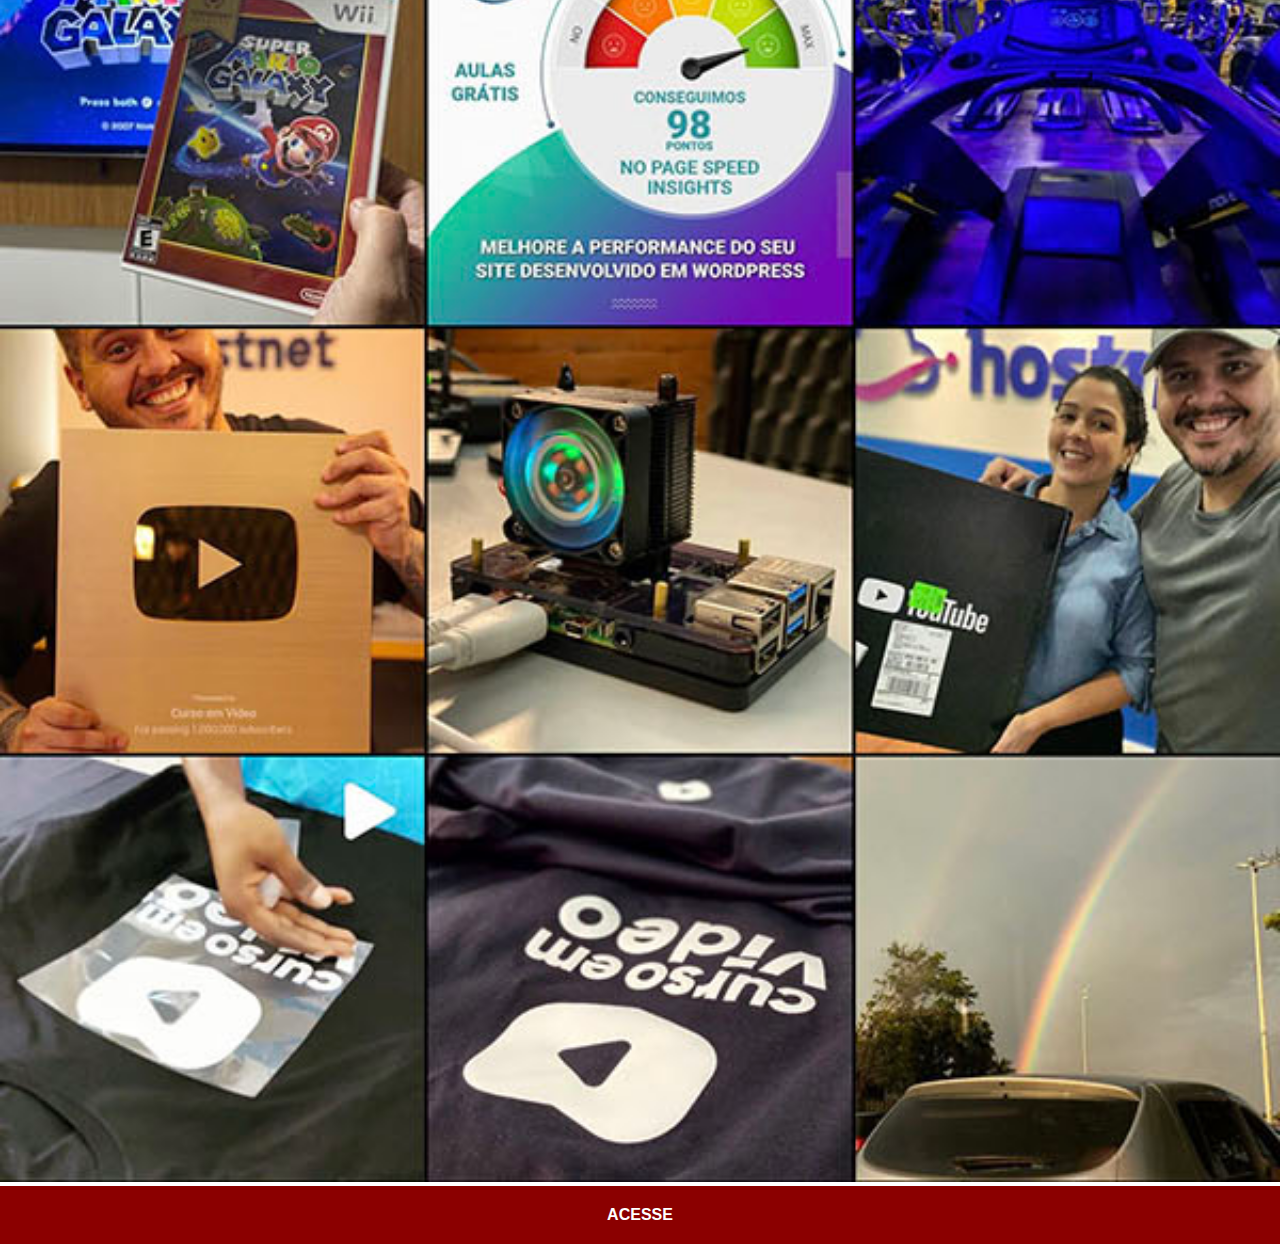
<file: instagram.html>
<!DOCTYPE html>
<html lang="pt-br">
<head>
    <meta charset="UTF-8">
    <meta name="viewport" content="width=device-width, initial-scale=1.0">
    <title>Instagram</title>
    <link rel="stylesheet" href="estilos/social.css">
</head>
<body>
    <img src="imagens/tela-instagram.jpg" alt="tela do instagram">
    <a href="https://www.instagram.com/gustavoguanabara/" target="_blank">ACESSE</a>
</body>
</html>
</file>
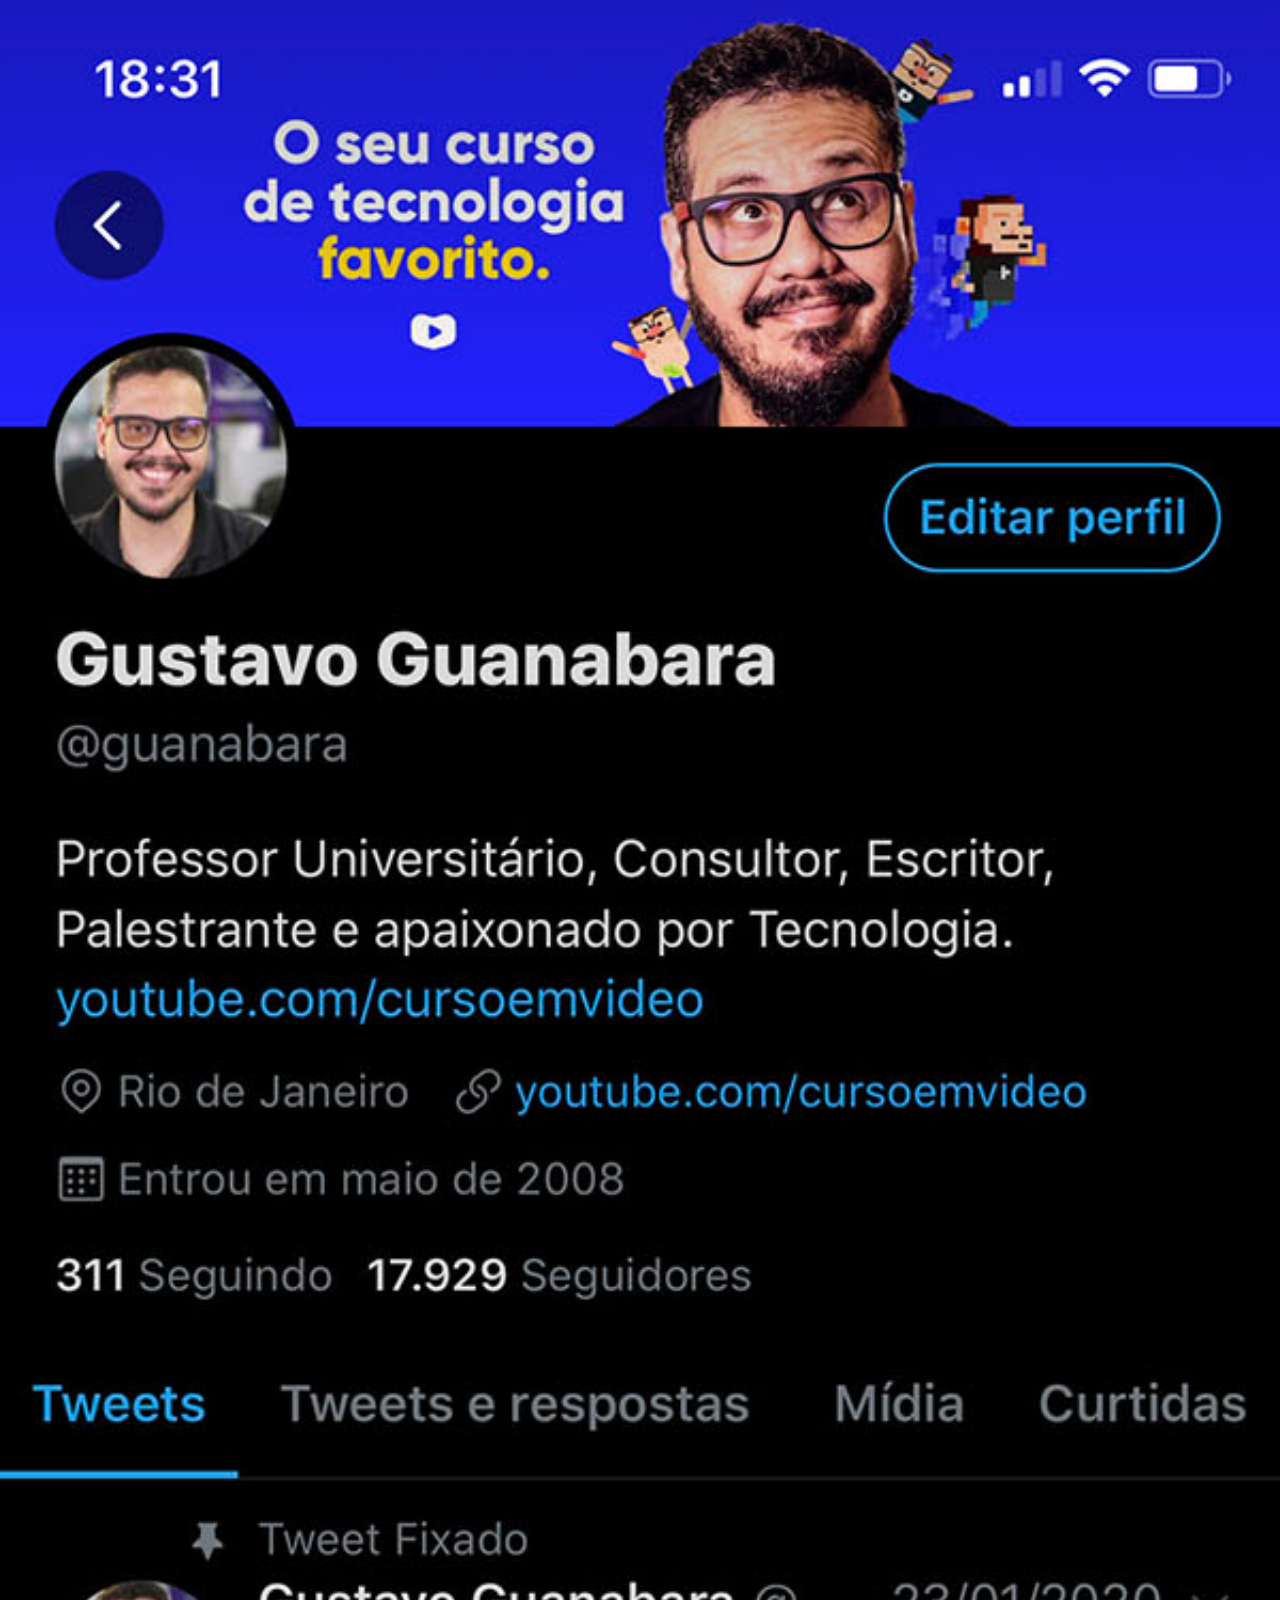
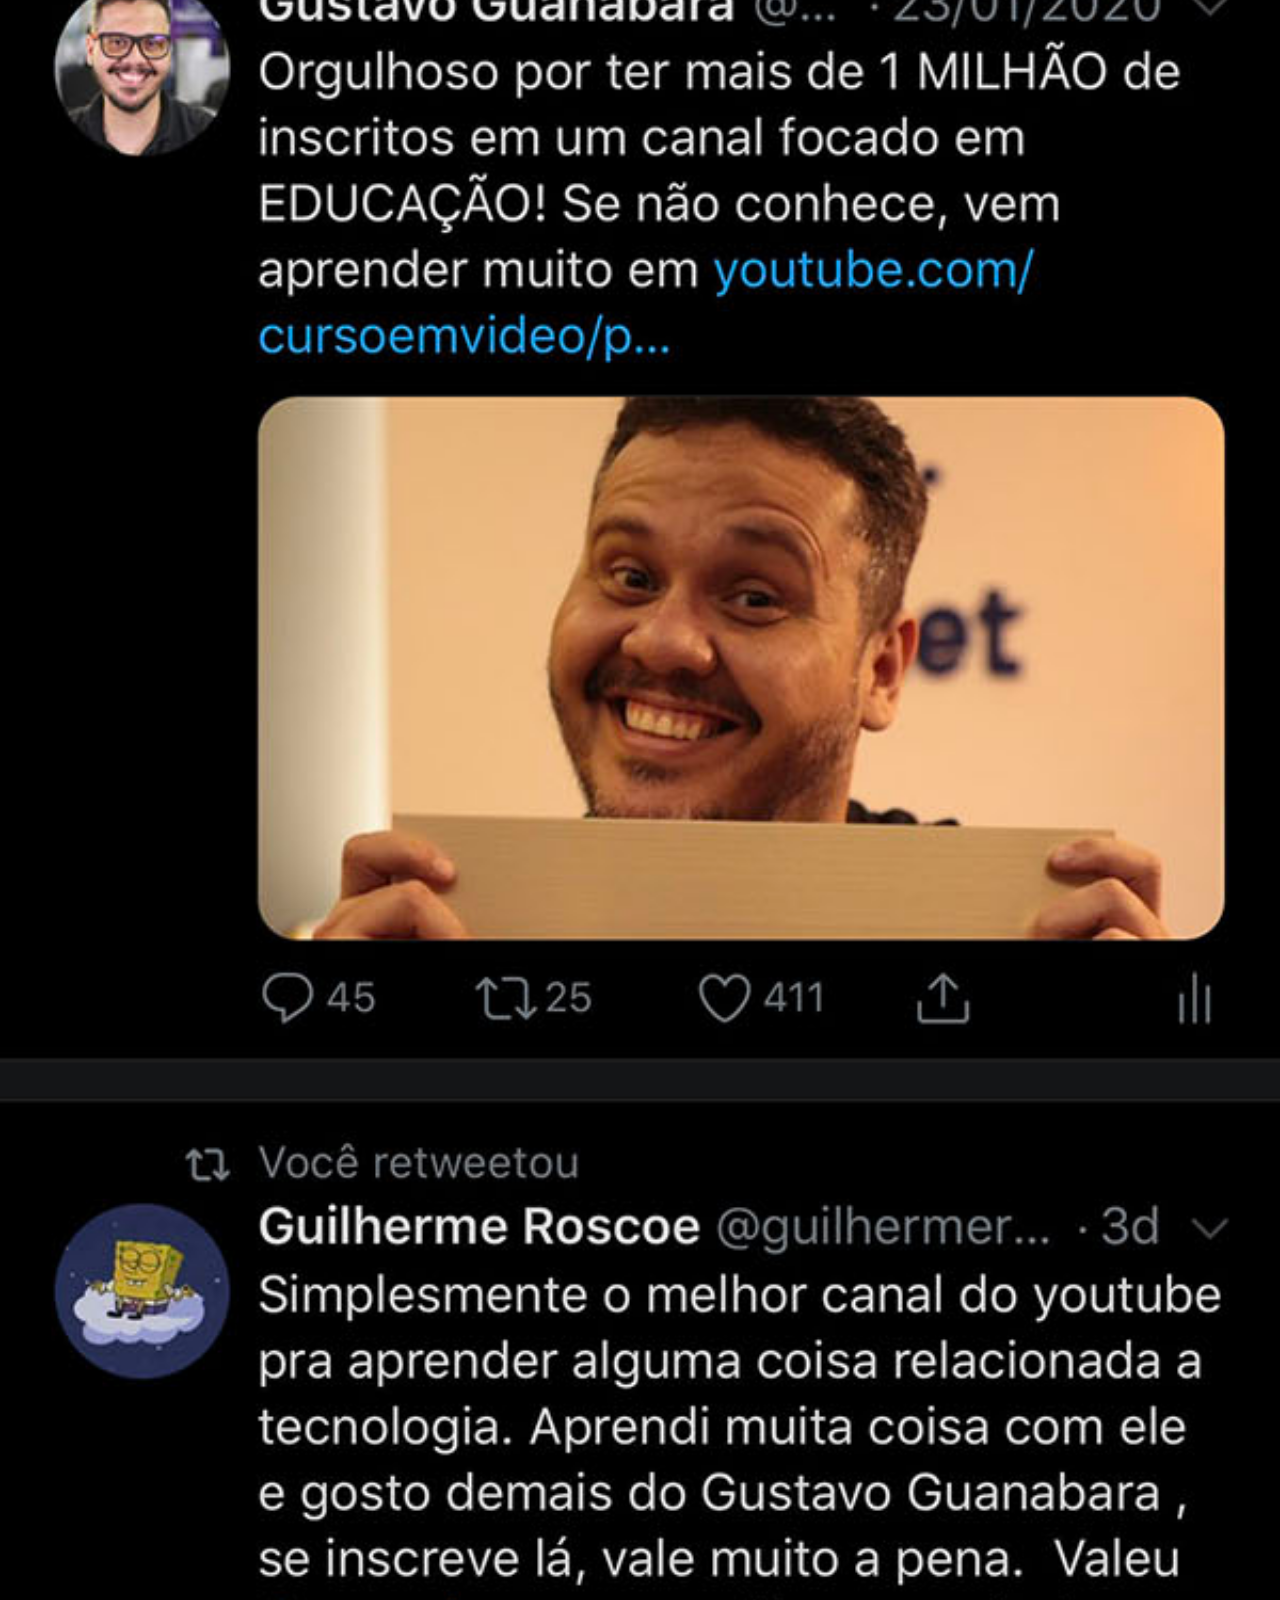
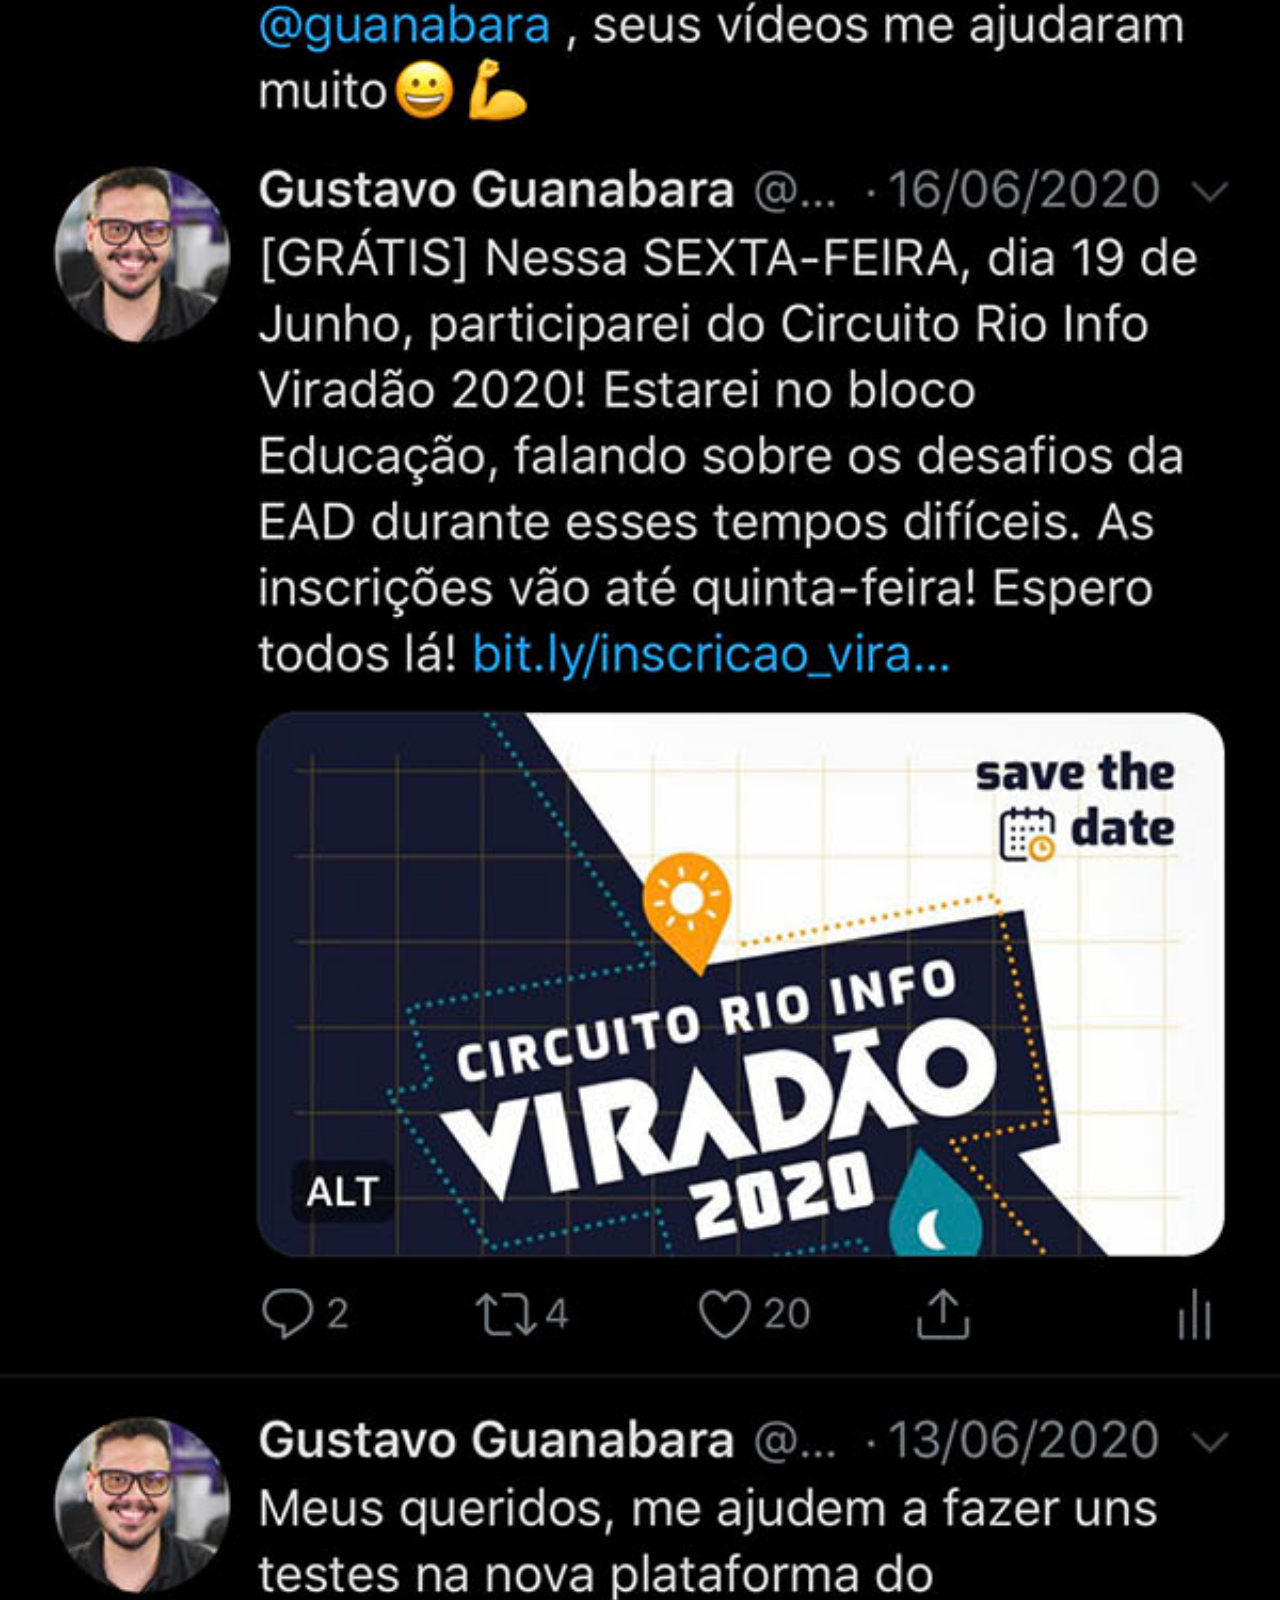
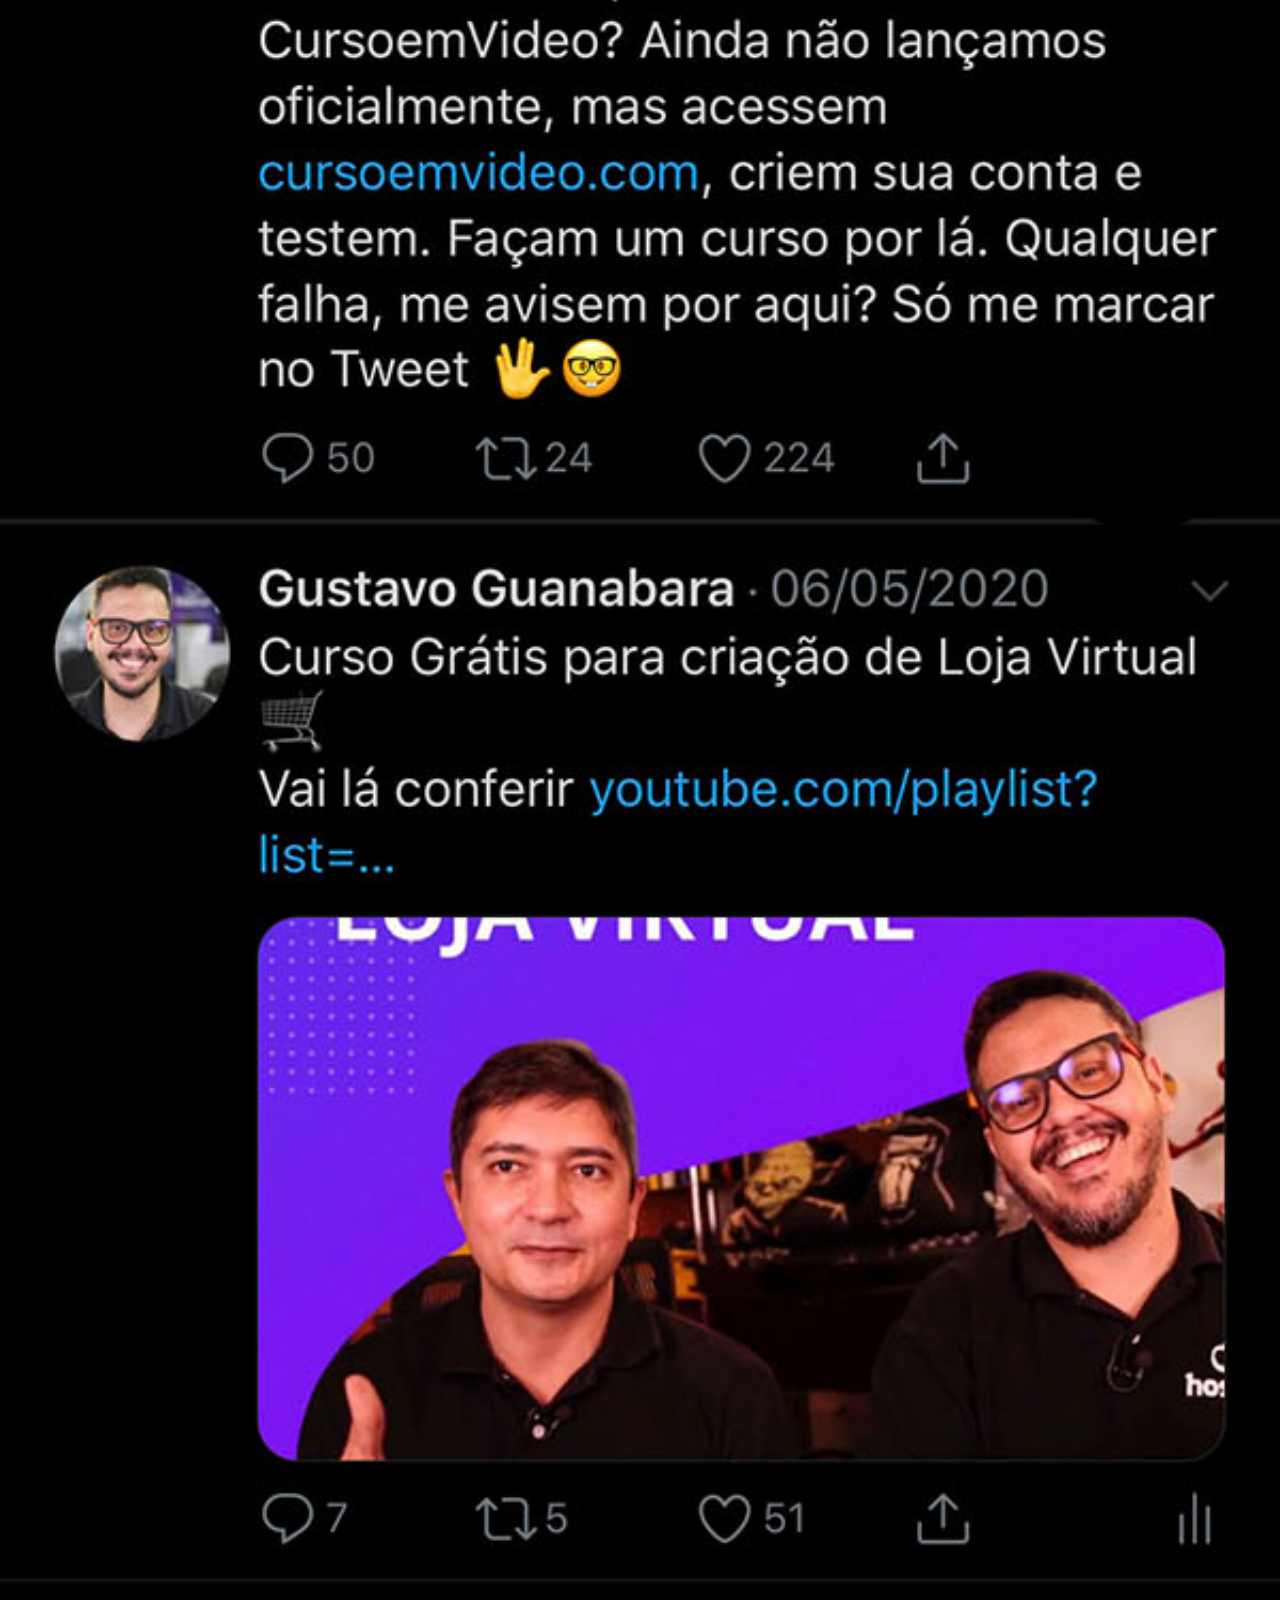
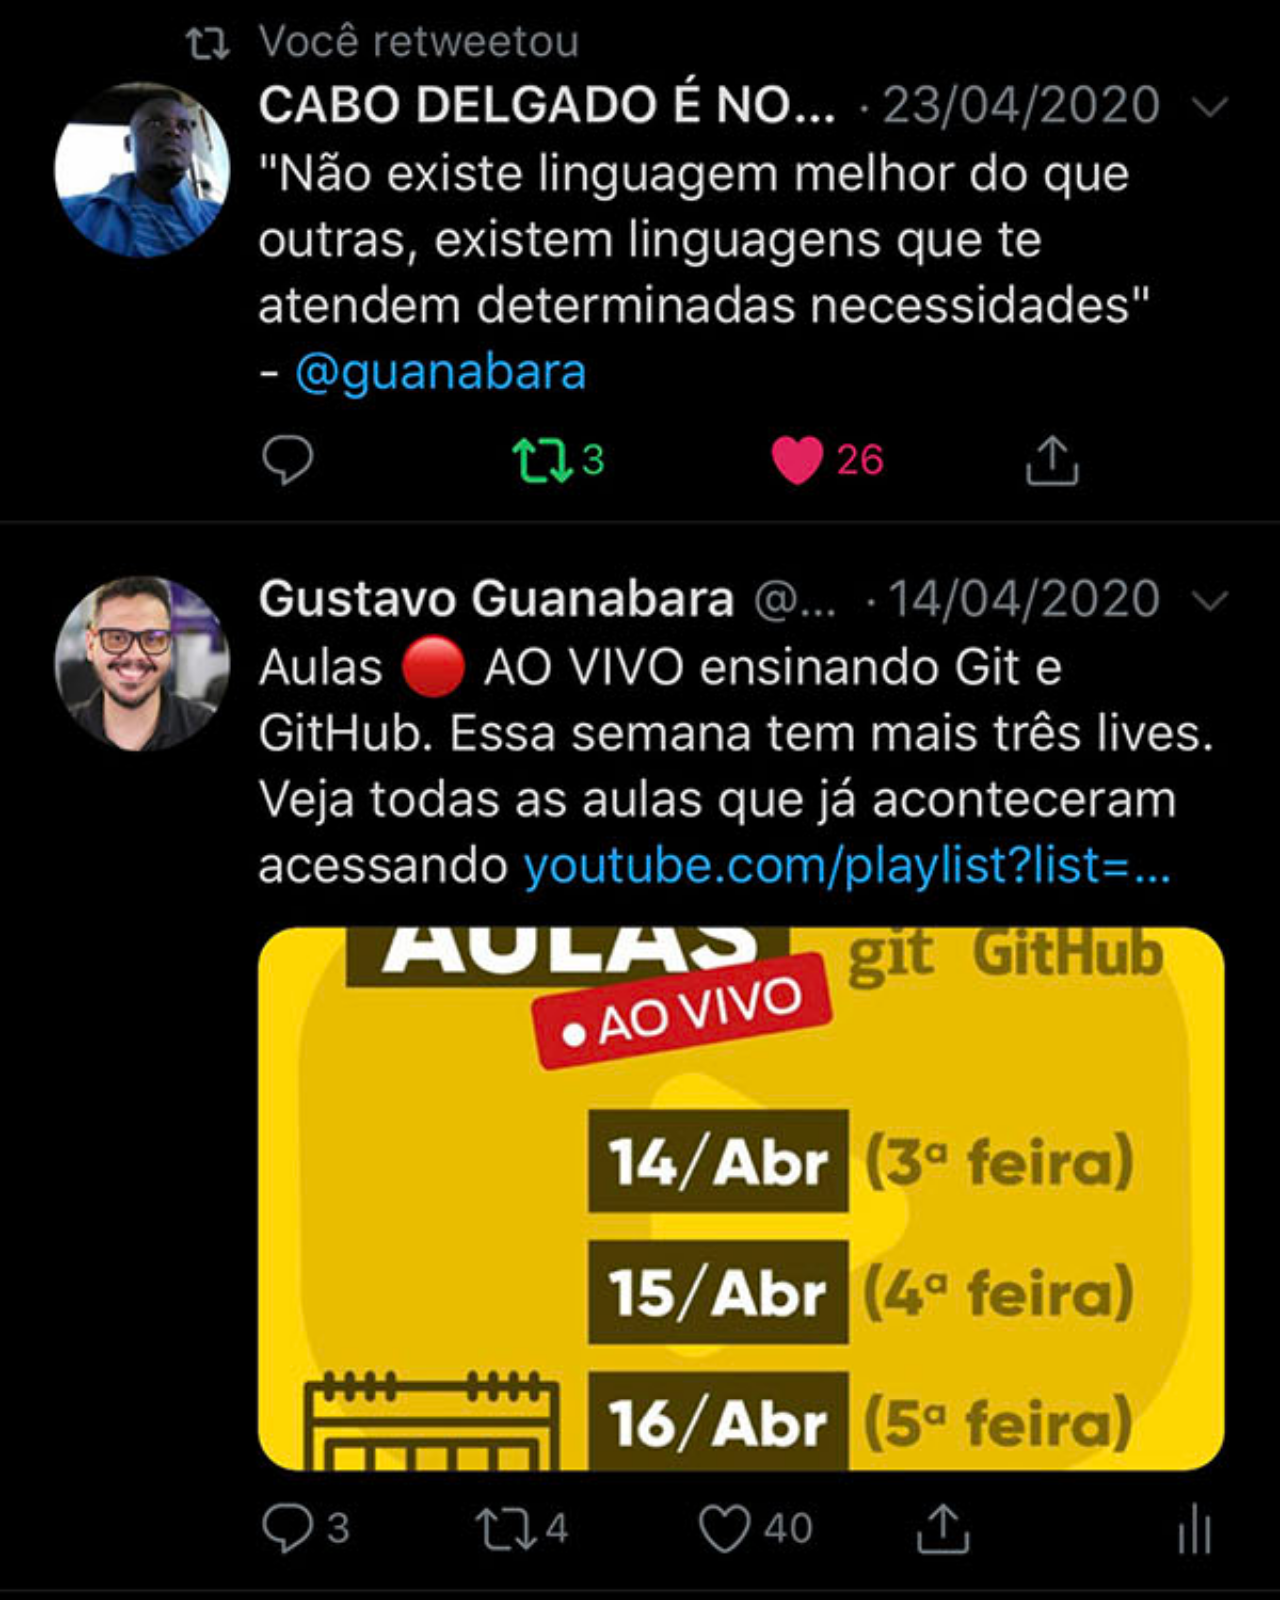
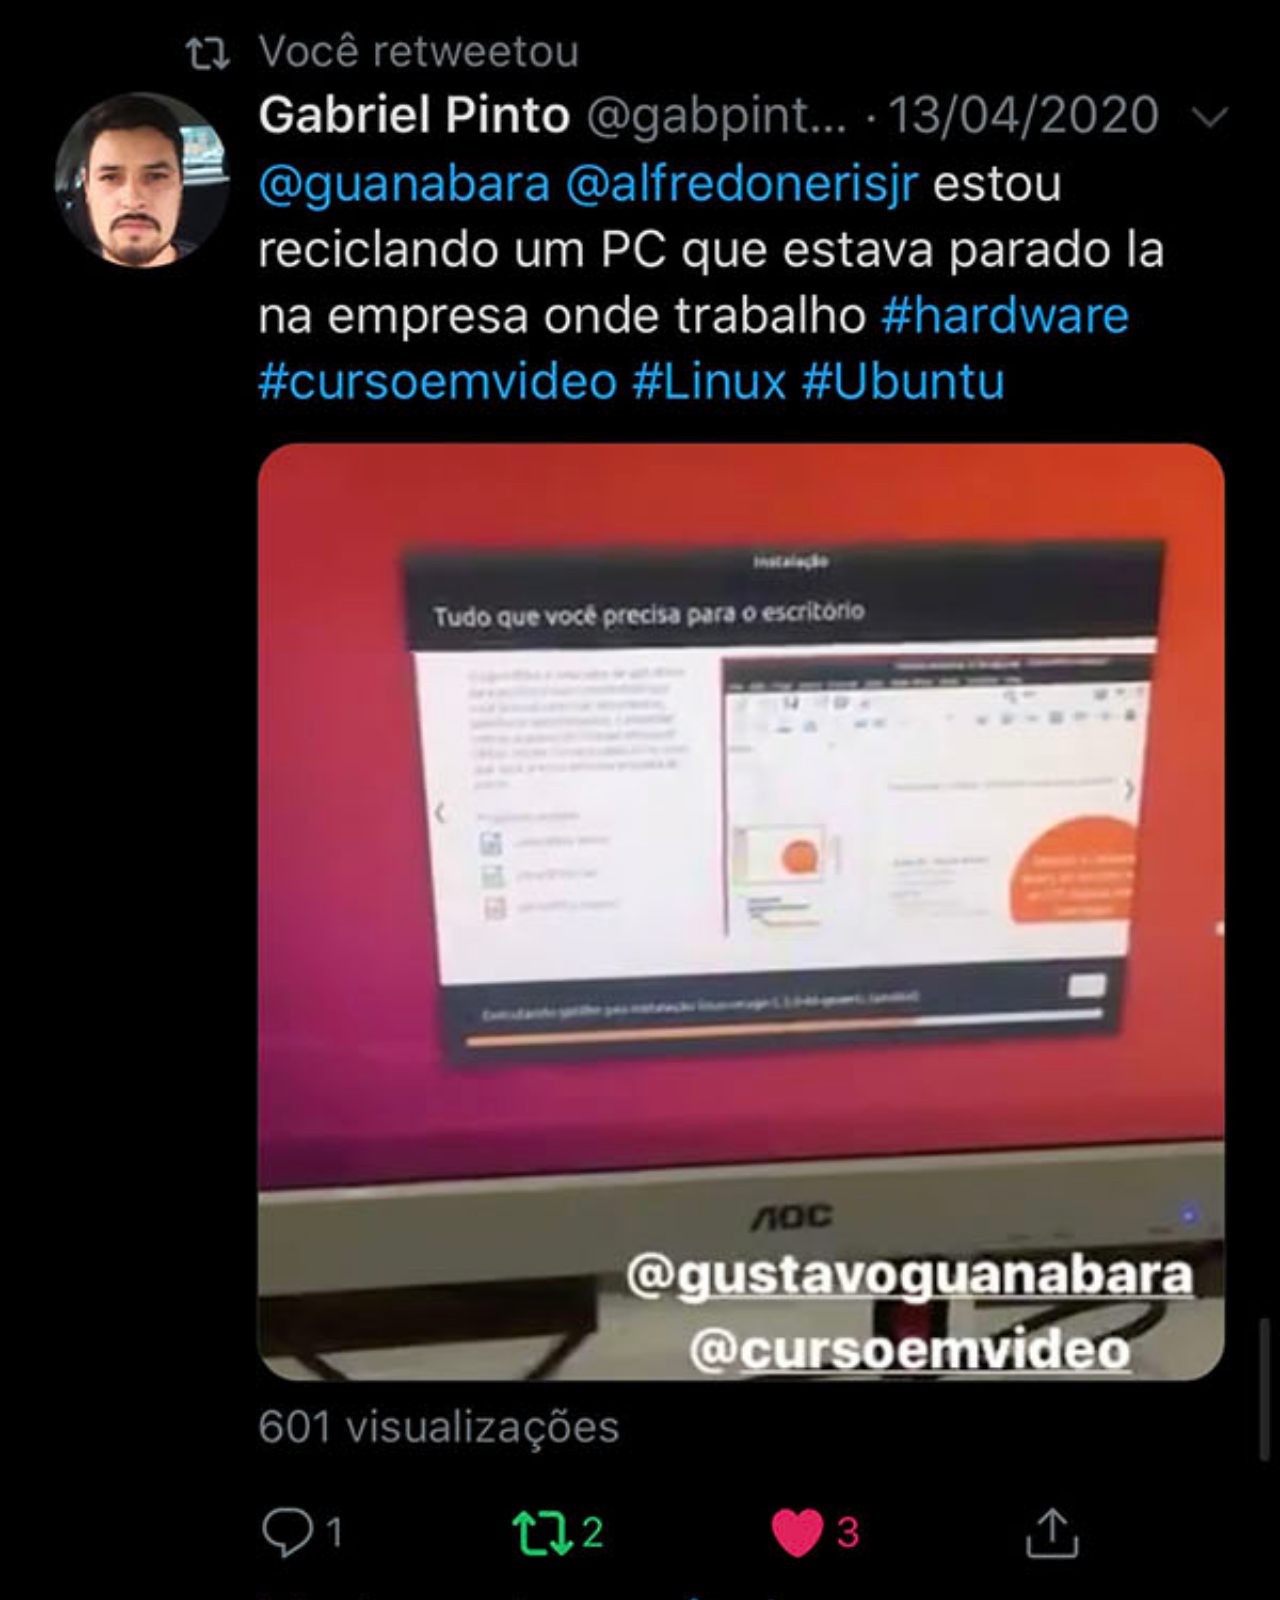
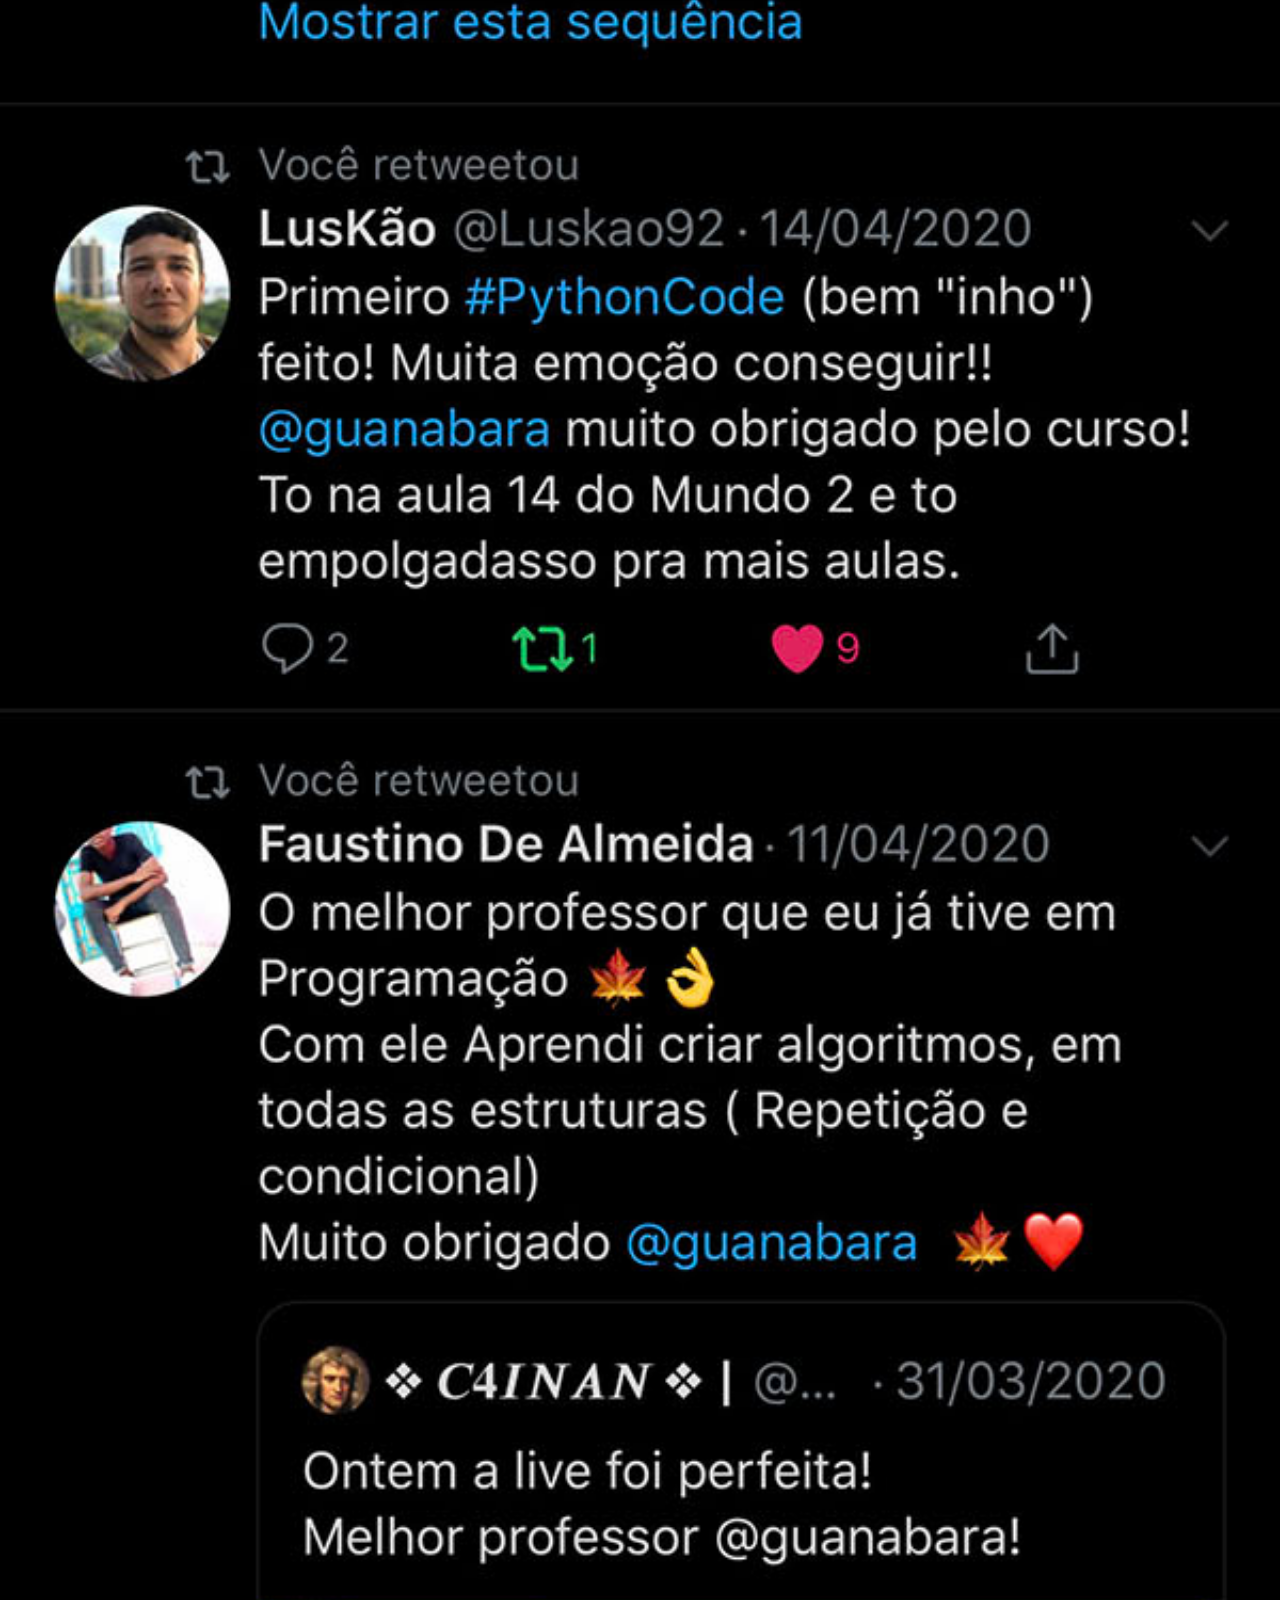
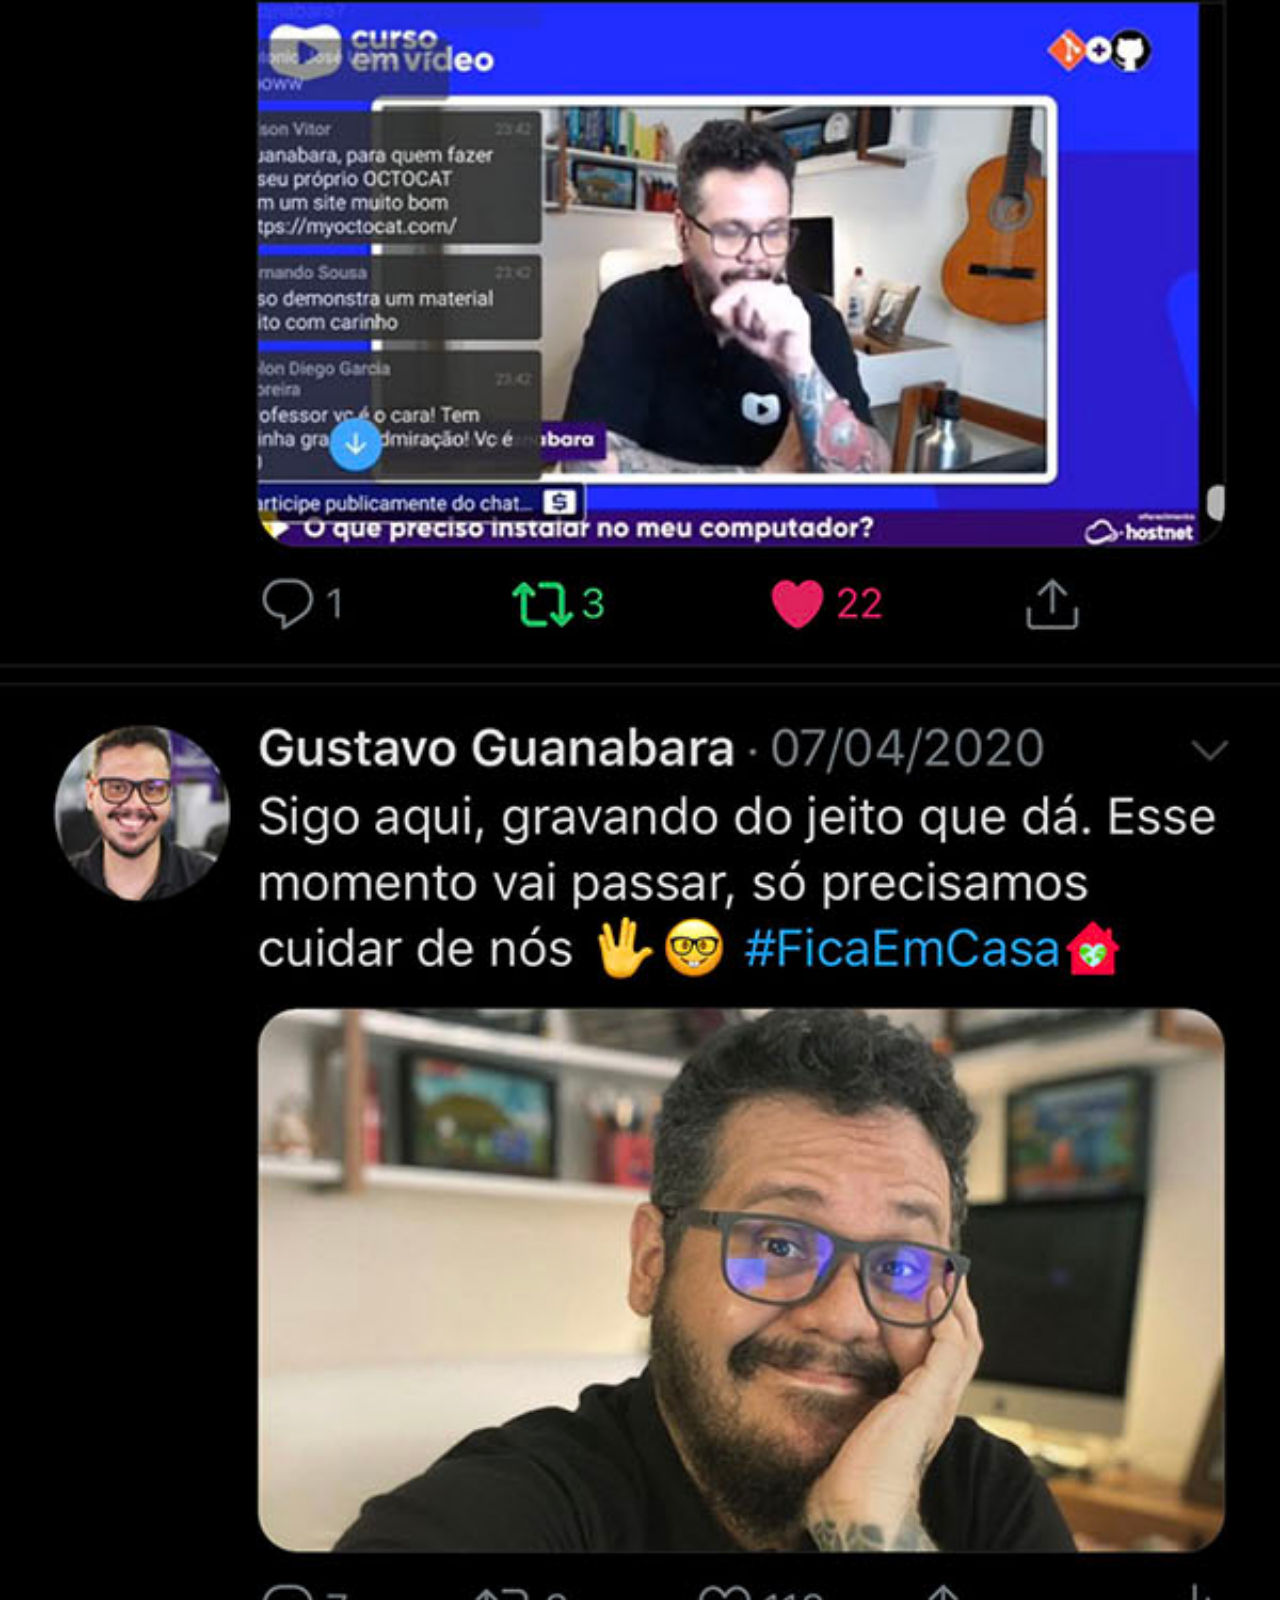
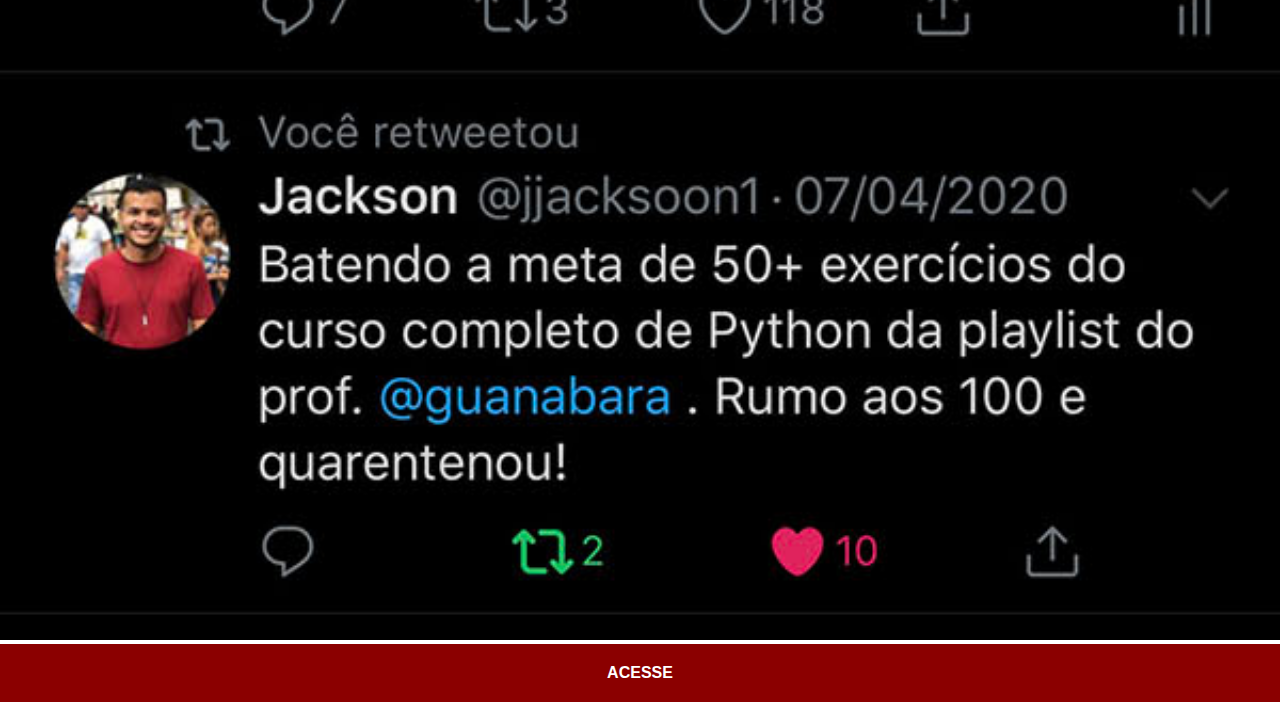
<file: twitter.html>
<!DOCTYPE html>
<html lang="pt-br">
<head>
    <meta charset="UTF-8">
    <meta name="viewport" content="width=device-width, initial-scale=1.0">
    <title>Twitter</title>
    <link rel="stylesheet" href="estilos/social.css">
</head>
<body>
    <img src="imagens/tela-twitter.jpg" alt="tela do twitter">
    <a href="https://twitter.com/guanabara" target="_blank">ACESSE</a>    
</body>
</html>
</file>
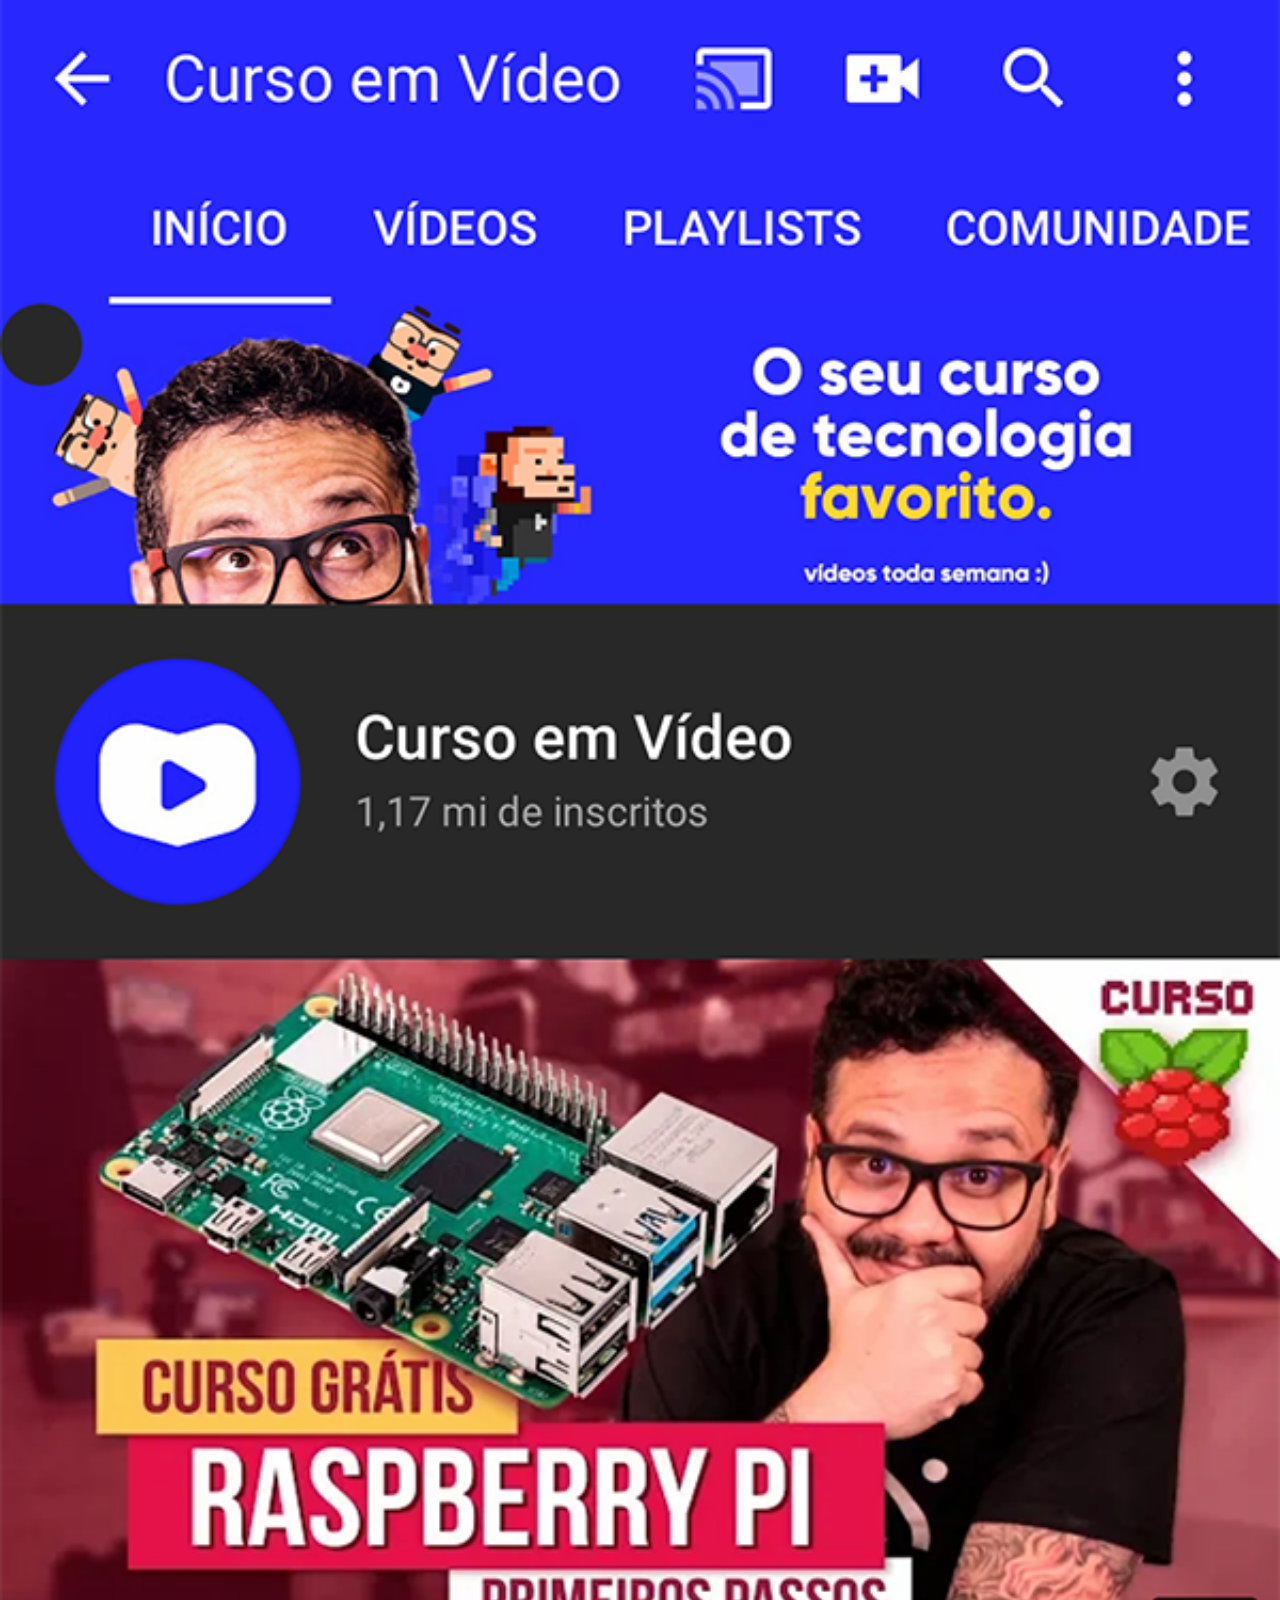
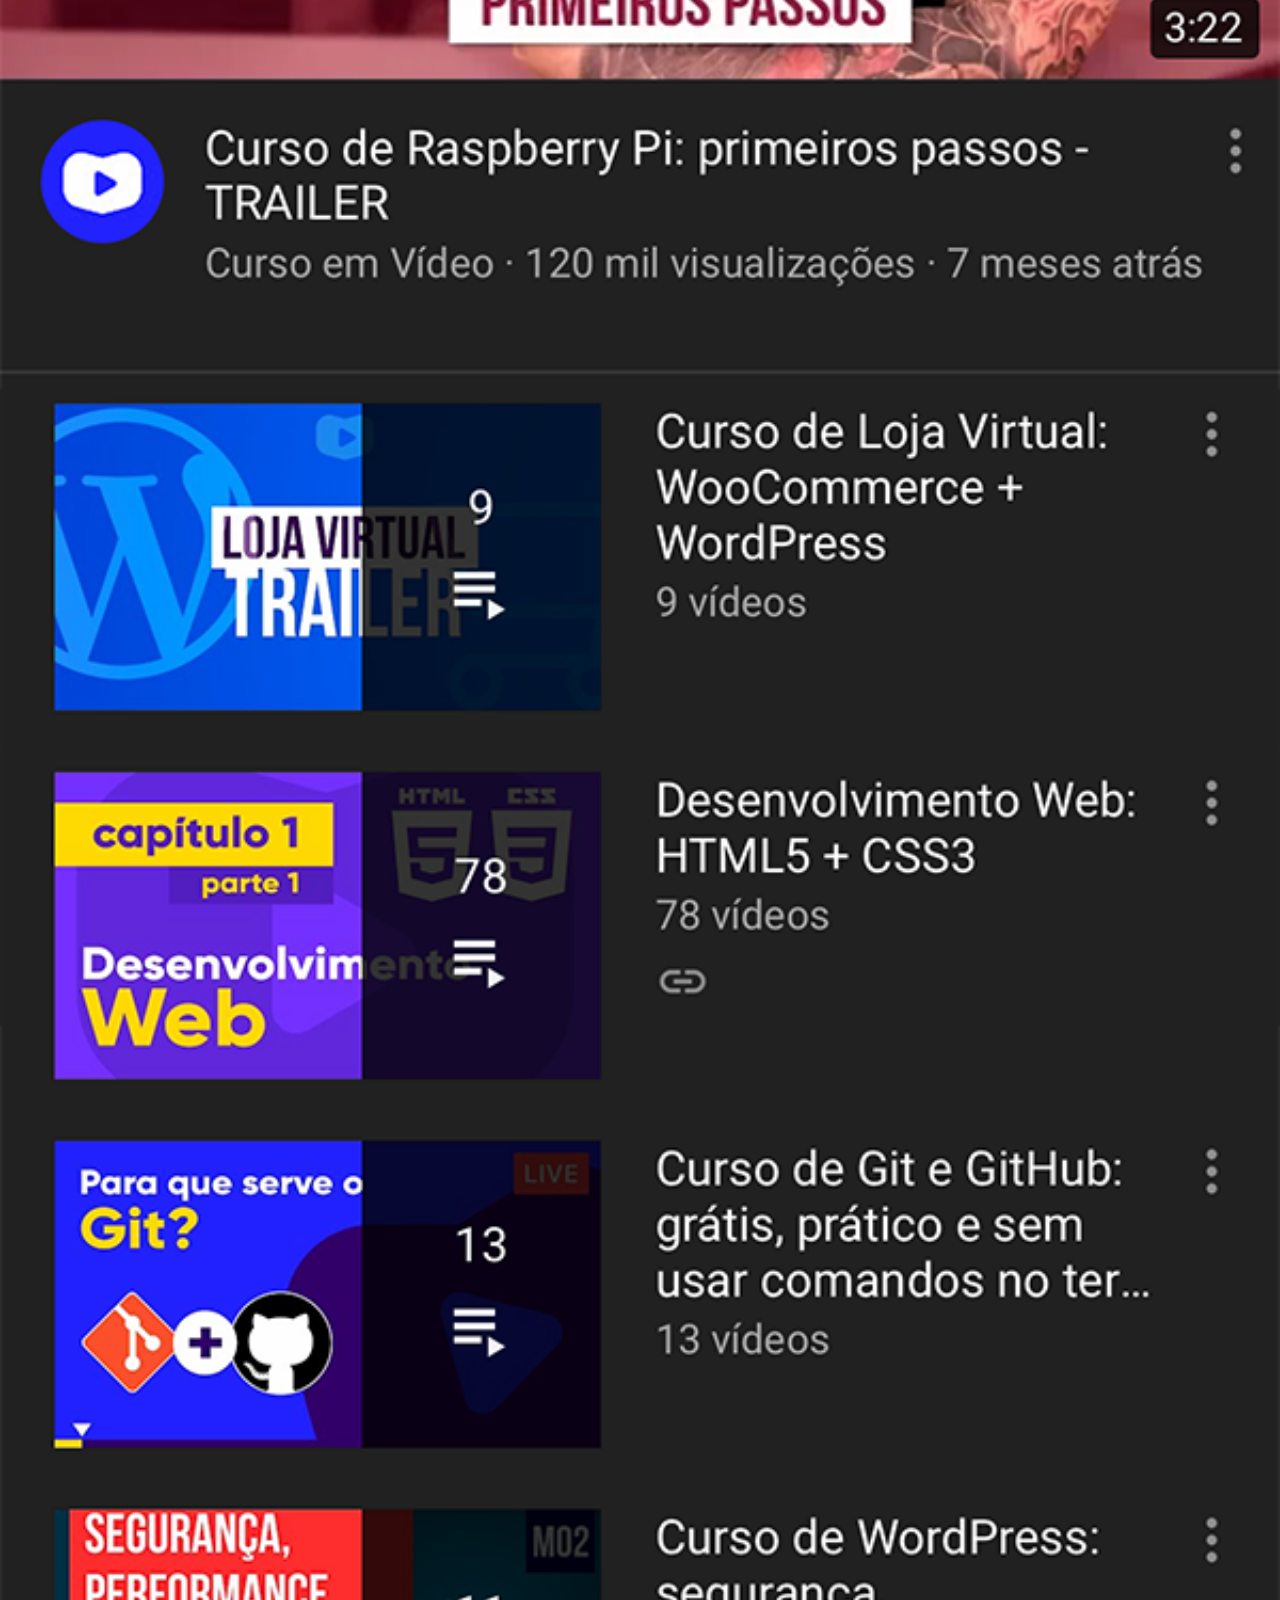
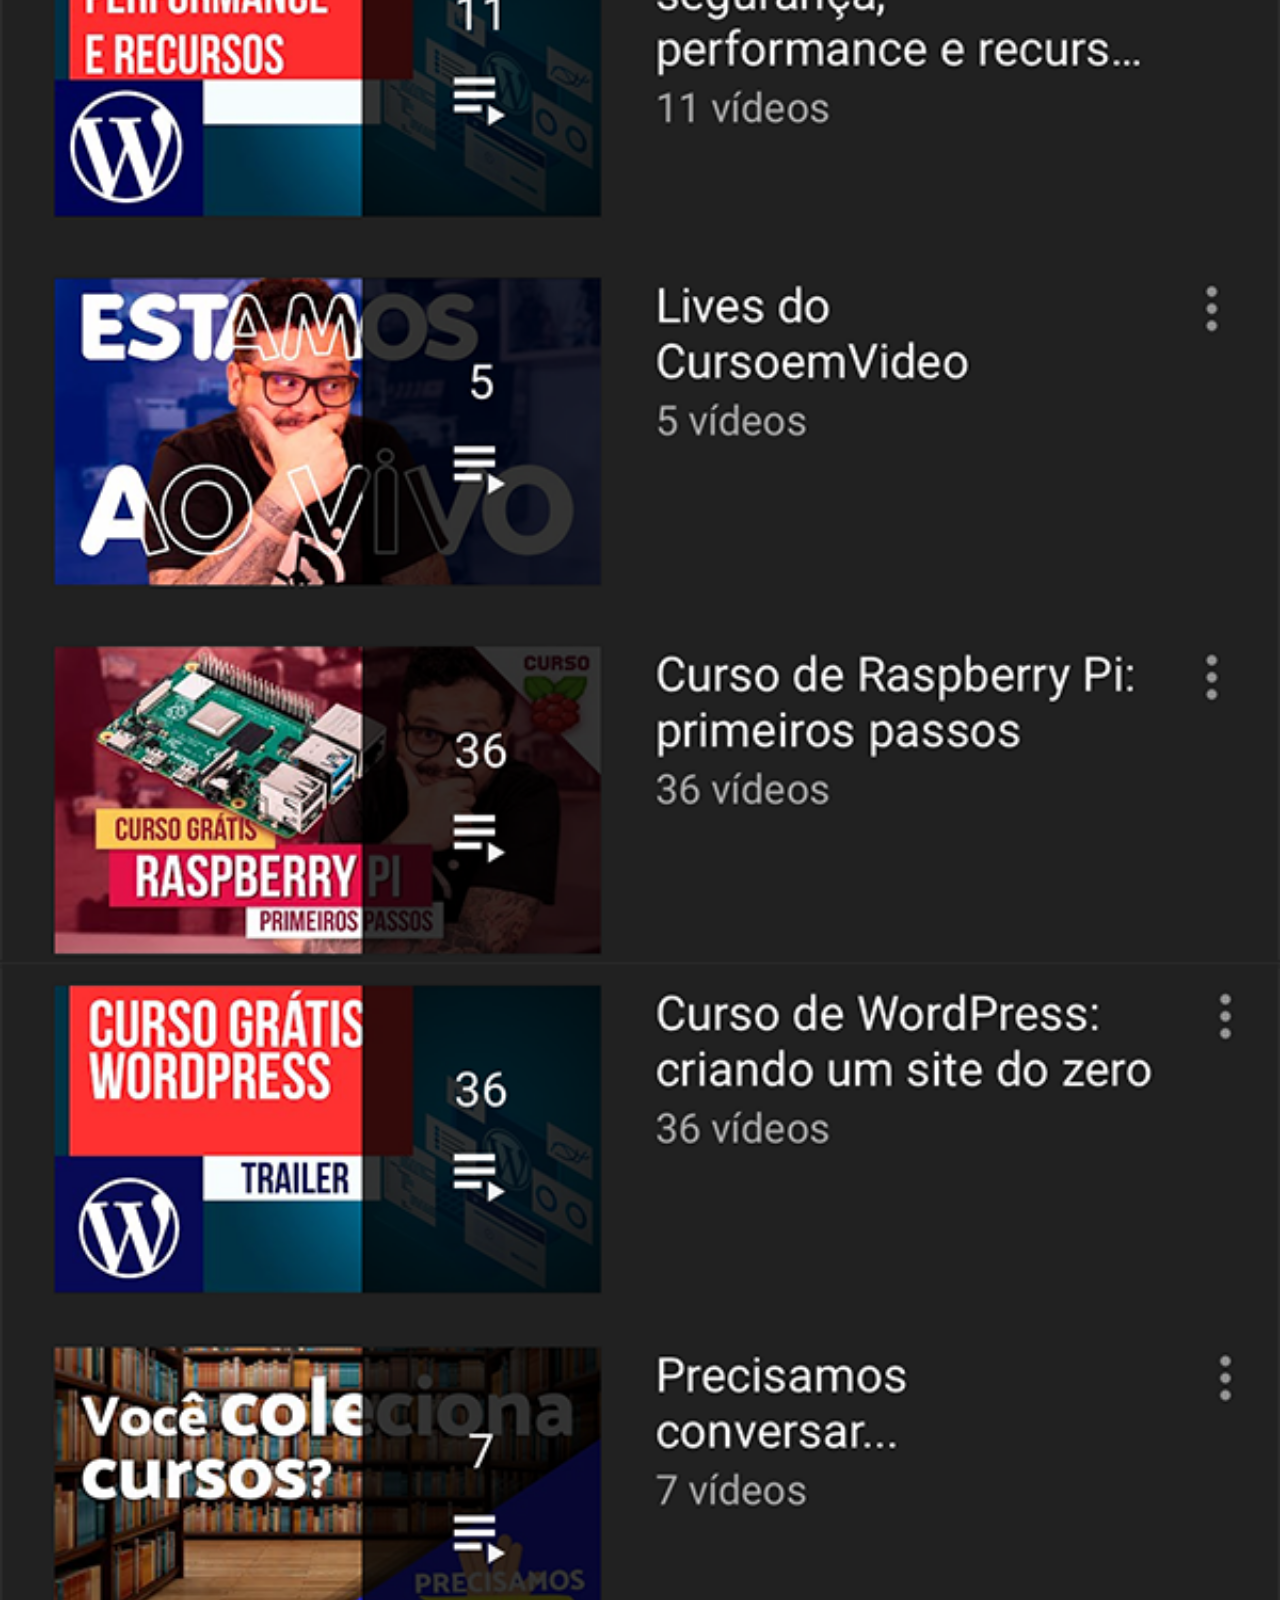
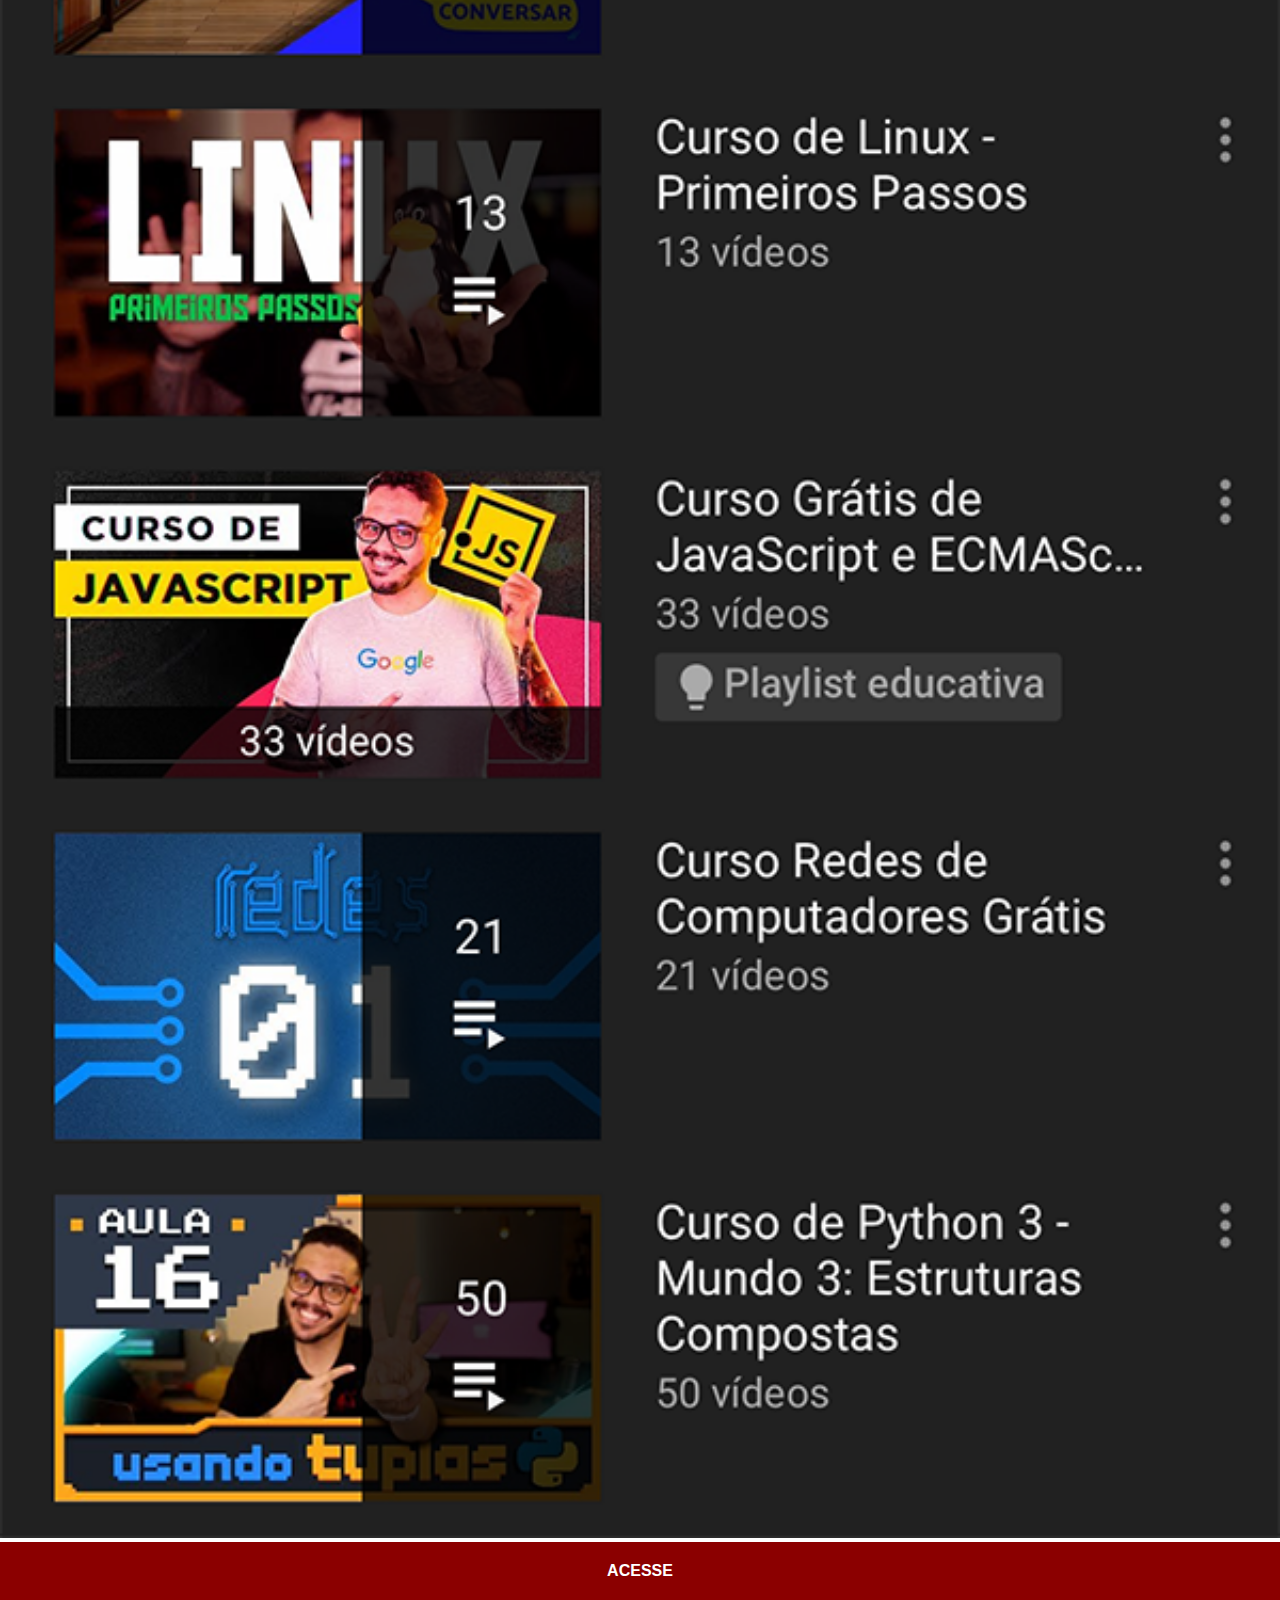
<file: youtube.html>
<!DOCTYPE html>
<html lang="pt-br">
<head>
    <meta charset="UTF-8">
    <meta name="viewport" content="width=device-width, initial-scale=1.0">
    <title>YouTube</title>
    <link rel="stylesheet" href="estilos/social.css">
</head>
<body>
    <img src="imagens/tela-youtube.png" alt="tela do youtube">
    <a href="https://www.youtube.com/@CursoemVideo/playlists" target="_blank">ACESSE</a>
    
</body>
</html>
</file>
<file: estilos/style.css>
@charset "UTF-8";

*{
    margin: 0px;
    padding: 0px;
    font-family: Arial, Helvetica, sans-serif;
}

html, body {
    height: 100vh;
    width: 100vw;
    background-color: black;
}

body {
    background: url(../imagens/fundo-madeira.jpg) no-repeat top center;
    background-size: cover;
    background-attachment: fixed;
}

main {
    position: relative;
    height: 100vh;    
}

section#telefone {
    position: absolute;
    top: 50%;
    left: 50%;
    transform: translate(-50%, -50%);
    
    height: 627px;
    width: 311px;
    background: url(../imagens/frame-iphone.png) no-repeat;

}

iframe#tela {
    position: relative;
    top: 80px;
    left: 22px;
    width: 267px;
    height: 471px;
}

section#redes-sociais {
    text-align: right;
}

section#redes-sociais img {
    width: 50px;
    margin: 10px;
    border-radius: 50%;
    box-shadow: 2px 2px 5px rgba(0, 0, 0, 0.404);
    box-sizing: border-box;
}

section#redes-sociais img:hover {
    border: 2px solid rgba(255, 255, 255, 0.616);
    transform: translate(-3px, -3px);
    box-shadow: 5px 5px 10px rgba(0, 0, 0, 0.603);
    transition: transform 0.3s, border 1s;
}
</file>
<file: estilos/social.css>
@charset "UTF-8";

*{
    margin: 0px;
    padding: 0px;
    font-family: Arial, Helvetica, sans-serif;
}

::-webkit-scrollbar {
    width: 0px;
    height: 0px;
}

img {
    width: 100vw;

}

a {
    display: block;
    background-color: darkred;
    color: white;
    padding: 20px;
    text-align: center;
    font-weight: bolder;
    text-decoration: none;

}

a:hover {
    background-color: red;
}
</file>
